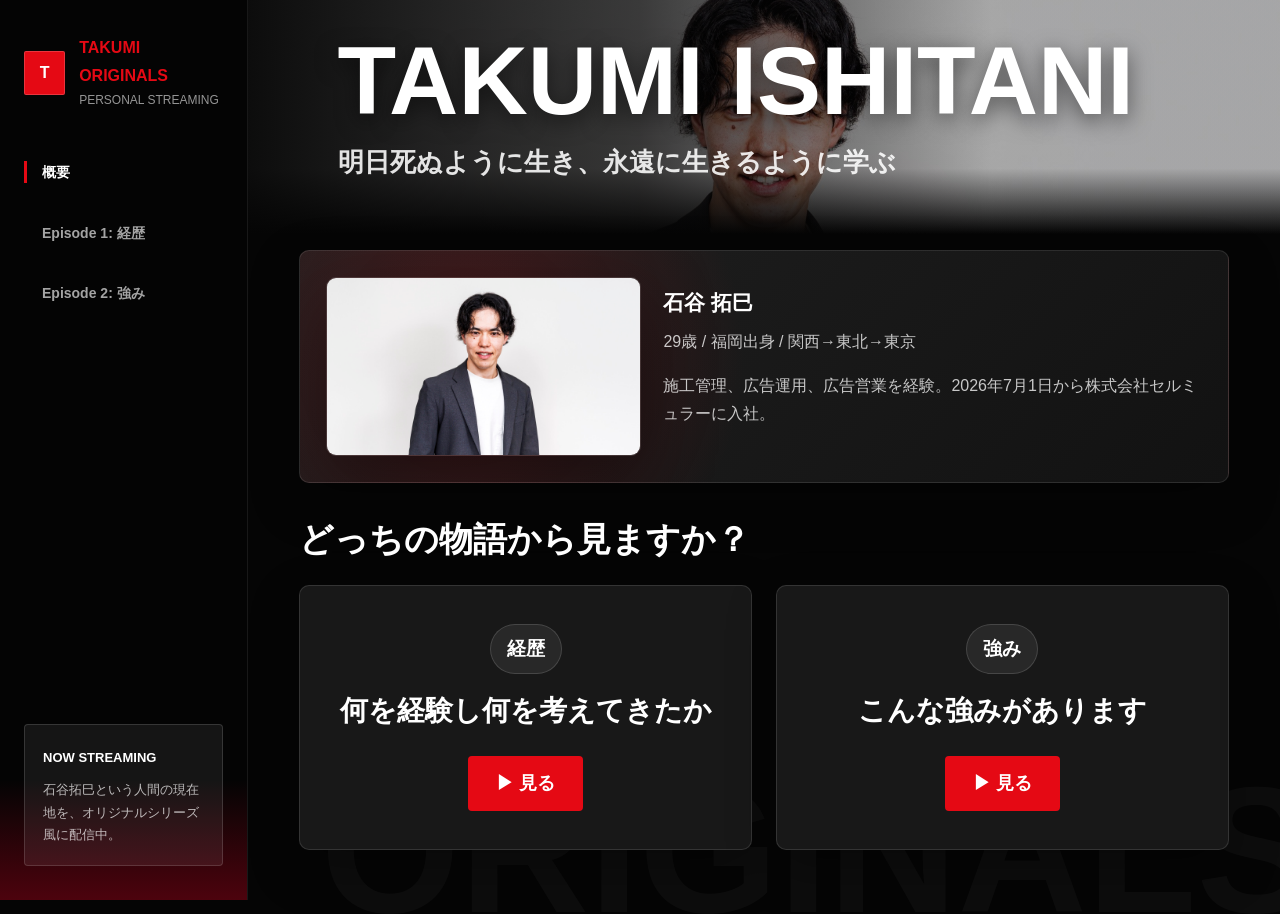
<file: index.html>
<!DOCTYPE html>
<html lang="ja">
<head>
  <!-- Google Tag Manager -->
<script>(function(w,d,s,l,i){w[l]=w[l]||[];w[l].push({'gtm.start':
  new Date().getTime(),event:'gtm.js'});var f=d.getElementsByTagName(s)[0],
  j=d.createElement(s),dl=l!='dataLayer'?'&l='+l:'';j.async=true;j.src=
  'https://www.googletagmanager.com/gtm.js?id='+i+dl;f.parentNode.insertBefore(j,f);
  })(window,document,'script','dataLayer','GTM-TKK2R5Q6');</script>
  <!-- End Google Tag Manager -->
  <meta charset="UTF-8">
  <meta name="viewport" content="width=device-width, initial-scale=1.0">
  <title>Takumi Originals | 石谷 拓巳</title>
  <link rel="icon" type="image/svg+xml" href="assets/images/favicon.svg">
  <link rel="preload" href="assets/audio/nouveau-jingle-netflix.mp3" as="audio" type="audio/mpeg">
  <link rel="stylesheet" href="css/style.css">
</head>
<body>
  <!-- Google Tag Manager (noscript) -->
<noscript><iframe src="https://www.googletagmanager.com/ns.html?id=GTM-TKK2R5Q6"
  height="0" width="0" style="display:none;visibility:hidden"></iframe></noscript>
  <!-- End Google Tag Manager (noscript) -->
  <div class="intro-splash is-waiting">
    <span>T</span>
    <button class="intro-start" type="button" aria-label="イントロを再生する" data-click-area="intro" data-click-name="play_intro" data-click-label="イントロを再生する">
      <span class="intro-start-icon" aria-hidden="true"></span>
    </button>
  </div>

  <button class="menu-toggle" type="button" aria-label="メニューを開く" aria-expanded="false" data-click-area="menu" data-click-name="open_menu" data-click-label="メニューを開く">
    <span></span>
    <span></span>
    <span></span>
  </button>

  <aside class="sidebar" aria-label="サイト内メニュー">
    <a class="brand" href="index.html" data-click-area="global_nav" data-click-name="brand_home" data-click-label="ブランドロゴ">
      <span class="brand-icon">T</span>
      <span>
        <strong>TAKUMI ORIGINALS</strong>
        <small>PERSONAL STREAMING</small>
      </span>
    </a>

    <nav class="nav">
      <a class="nav-link nav-link--overview active" href="index.html" data-nav-item="overview" data-click-area="global_nav" data-click-name="overview" data-click-label="概要">概要</a>
      <a class="nav-link nav-link--episode1" href="growth.html" data-nav-item="episode1" data-click-area="global_nav" data-click-name="episode1_history" data-click-label="Episode 1: 経歴">Episode 1: 経歴</a>
      <a class="nav-link nav-link--strengths" href="strengths.html" data-nav-item="strengths" data-click-area="global_nav" data-click-name="episode2_strengths" data-click-label="Episode 2: 強み">Episode 2: 強み</a>
      <a class="nav-link nav-link--goals is-gated" href="goals.html" data-nav-item="goals" data-click-area="global_nav" data-click-name="episode3_goals" data-click-label="Episode 3: 目標">Episode 3: 目標</a>
    </nav>

    <div class="sidebar-note">
      <strong>Now Streaming</strong>
      <p>石谷拓巳という人間の現在地を、オリジナルシリーズ風に配信中。</p>
    </div>
  </aside>

  <main class="page">
    <header class="page-header home-hero reveal">
      <h1>TAKUMI ISHITANI</h1>
      <div class="hero-copy-row">
        <p>明日死ぬように生き、永遠に生きるように学ぶ</p>
      </div>
    </header>

    <section class="grid reveal">
      <article class="card profile-card">
        <img src="assets/images/profile-photo.jpg" alt="石谷拓巳のプロフィール写真">
        <div>
          <h2>石谷 拓巳</h2>
          <p>29歳 / 福岡出身 / 関西→東北→東京</p>
          <p>施工管理、広告運用、広告営業を経験。2026年7月1日から株式会社セルミュラーに入社。</p>
        </div>
      </article>
    </section>

    <section class="entry-fork reveal" aria-label="どこから見るか選ぶ">
      <h2 class="entry-fork__title">どっちの物語から見ますか？</h2>
      <div class="entry-fork__cards">
        <a class="entry-card" href="growth.html" data-entry-choice="history" data-click-area="entry_fork" data-click-name="history" data-click-label="経歴">
          <span class="entry-card__sub">経歴</span>
          <span class="entry-card__label">何を経験し何を考えてきたか</span>
          <span class="entry-card__cta">▶ 見る</span>
        </a>
        <a class="entry-card" href="strengths.html" data-entry-choice="strengths" data-click-area="entry_fork" data-click-name="strengths" data-click-label="強み">
          <span class="entry-card__sub">強み</span>
          <span class="entry-card__label">こんな強みがあります</span>
          <span class="entry-card__cta">▶ 見る</span>
        </a>
      </div>
    </section>
  </main>

  <script src="js/script.js"></script>
</body>
</html>
</file>
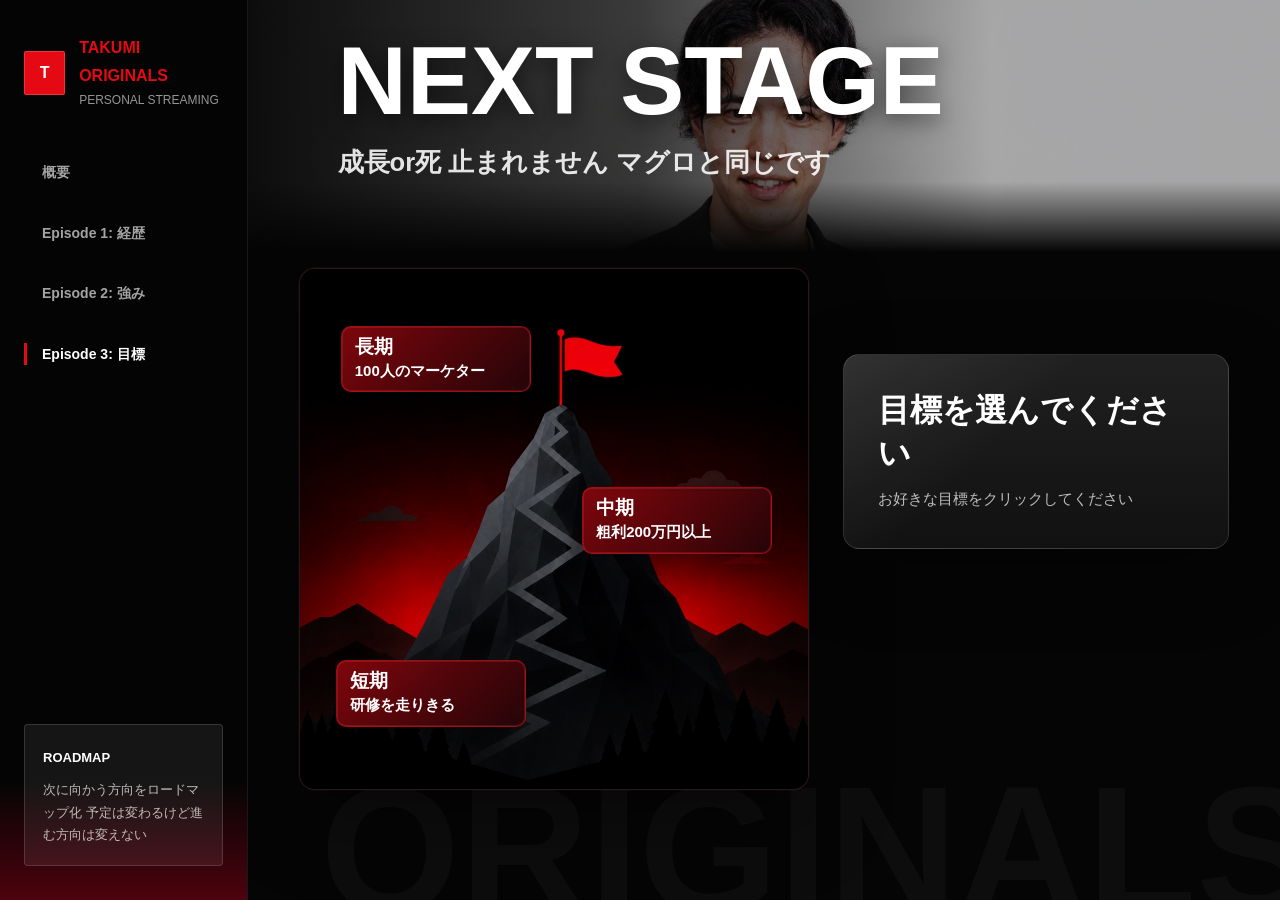
<file: goals.html>
<!DOCTYPE html>
<html lang="ja">
<head>
  <!-- Google Tag Manager -->
  <script>(function(w,d,s,l,i){w[l]=w[l]||[];w[l].push({'gtm.start':
  new Date().getTime(),event:'gtm.js'});var f=d.getElementsByTagName(s)[0],
  j=d.createElement(s),dl=l!='dataLayer'?'&l='+l:'';j.async=true;j.src=
  'https://www.googletagmanager.com/gtm.js?id='+i+dl;f.parentNode.insertBefore(j,f);
  })(window,document,'script','dataLayer','GTM-TKK2R5Q6');</script>
  <!-- End Google Tag Manager -->
  <meta charset="UTF-8">
  <meta name="viewport" content="width=device-width, initial-scale=1.0">
  <title>Future Goals | Takumi Ishitani</title>
  <link rel="icon" type="image/svg+xml" href="assets/images/favicon.svg">
  <link rel="stylesheet" href="css/style.css">
</head>
<body>
  <!-- Google Tag Manager (noscript) -->
  <noscript><iframe src="https://www.googletagmanager.com/ns.html?id=GTM-TKK2R5Q6"
  height="0" width="0" style="display:none;visibility:hidden"></iframe></noscript>
  <!-- End Google Tag Manager (noscript) -->
  <button class="menu-toggle" type="button" aria-label="メニューを開く" aria-expanded="false" data-click-area="menu" data-click-name="open_menu" data-click-label="メニューを開く">
    <span></span><span></span><span></span>
  </button>

  <aside class="sidebar" aria-label="サイト内メニュー">
    <a class="brand" href="index.html" data-click-area="global_nav" data-click-name="brand_home" data-click-label="ブランドロゴ">
      <span class="brand-icon">T</span>
      <span><strong>TAKUMI ORIGINALS</strong><small>PERSONAL STREAMING</small></span>
    </a>
    <nav class="nav">
      <a class="nav-link nav-link--overview" href="index.html" data-nav-item="overview" data-click-area="global_nav" data-click-name="overview" data-click-label="概要">概要</a>
      <a class="nav-link nav-link--episode1" href="growth.html" data-nav-item="episode1" data-click-area="global_nav" data-click-name="episode1_history" data-click-label="Episode 1: 経歴">Episode 1: 経歴</a>
      <a class="nav-link nav-link--strengths" href="strengths.html" data-nav-item="strengths" data-click-area="global_nav" data-click-name="episode2_strengths" data-click-label="Episode 2: 強み">Episode 2: 強み</a>
      <a class="nav-link nav-link--goals is-gated active" href="goals.html" data-nav-item="goals" data-click-area="global_nav" data-click-name="episode3_goals" data-click-label="Episode 3: 目標">Episode 3: 目標</a>
    </nav>
    <div class="sidebar-note">
      <strong>Roadmap</strong>
      <p>次に向かう方向をロードマップ化 予定は変わるけど進む方向は変えない</p>
    </div>
  </aside>

  <main class="page">
    <header class="page-header reveal">
      <h1>NEXT STAGE</h1>
      <p>成長or死 止まれません マグロと同じです</p>
    </header>

    <section class="roadmap roadmap--single reveal">
      <div class="goal-mountain" aria-label="短期・中期・長期目標の山">
        <img class="goal-mountain__img" src="assets/images/goal-long.jpg" alt="頂上に赤い旗が立つ山">
        <span class="goal-mountain__flag" aria-hidden="true"></span>

        <button type="button" class="goal-stage goal-stage--short" data-stage="short" data-click-area="goals" data-click-name="short" data-click-label="短期" aria-expanded="false" aria-controls="goal-panel-short">
          <span>短期</span>
          <strong>研修を走りきる</strong>
        </button>
        <button type="button" class="goal-stage goal-stage--middle" data-stage="middle" data-click-area="goals" data-click-name="middle" data-click-label="中期" aria-expanded="false" aria-controls="goal-panel-middle">
          <span>中期</span>
          <strong>粗利200万円以上</strong>
        </button>
        <button type="button" class="goal-stage goal-stage--long" data-stage="long" data-click-area="goals" data-click-name="long" data-click-label="長期" aria-expanded="false" aria-controls="goal-panel-long">
          <span>長期</span>
          <strong>100人のマーケター</strong>
        </button>
      </div>

      <div class="goal-stage-panels">
        <div class="goal-stage-placeholder" data-stage-placeholder>
          <strong>目標を選んでください</strong>
          <p>
            <span class="goal-stage-placeholder__desktop">お好きな目標をクリックしてください</span>
            <span class="goal-stage-placeholder__mobile">お好きな目標をタップしてください</span>
          </p>
        </div>

        <article class="goal-stage-panel" id="goal-panel-short" data-stage-panel="short" hidden>
          <span class="goal-stage-panel__term">短期</span>
          <strong class="goal-stage-panel__lead">研修を走りきる</strong>
          <p>まずは1ヶ月半の研修を走りきる</p>
          <p>テクニック・専門スキル・マインド・ビジネスマナーを身につけ利益を生み出せるマーケティングコンサルタントになる</p>
        </article>

        <article class="goal-stage-panel" id="goal-panel-middle" data-stage-panel="middle" hidden>
          <span class="goal-stage-panel__term">中期</span>
          <strong class="goal-stage-panel__lead">粗利200万円以上</strong>
          <p>単月200万円以上の粗利を出す</p>
          <p>1人でクライアントの課題を特定し最適解の改善案を提案し成果に向けて伴走できるようになる</p>
        </article>

        <article class="goal-stage-panel" id="goal-panel-long" data-stage-panel="long" hidden>
          <span class="goal-stage-panel__term">長期</span>
          <strong class="goal-stage-panel__lead">100人のマーケター</strong>
          <p>人生つらい人 くすぶってる人 悩んでる人を救いたい</p>
          <p>その答えが「もっと実力をつけて自分を起点に100人の本物のマーケターを輩出する」こと</p>
          <p>理想の死に方は95歳でボケずに現役バリバリ健康マッチョな状態でぽっくり逝くこと</p>
          <p>「昨日まで元気だったのにな」と言われながら多くの人から死を惜しまれる</p>
        </article>
      </div>
    </section>

  </main>

  <script src="js/script.js"></script>
</body>
</html>
</file>
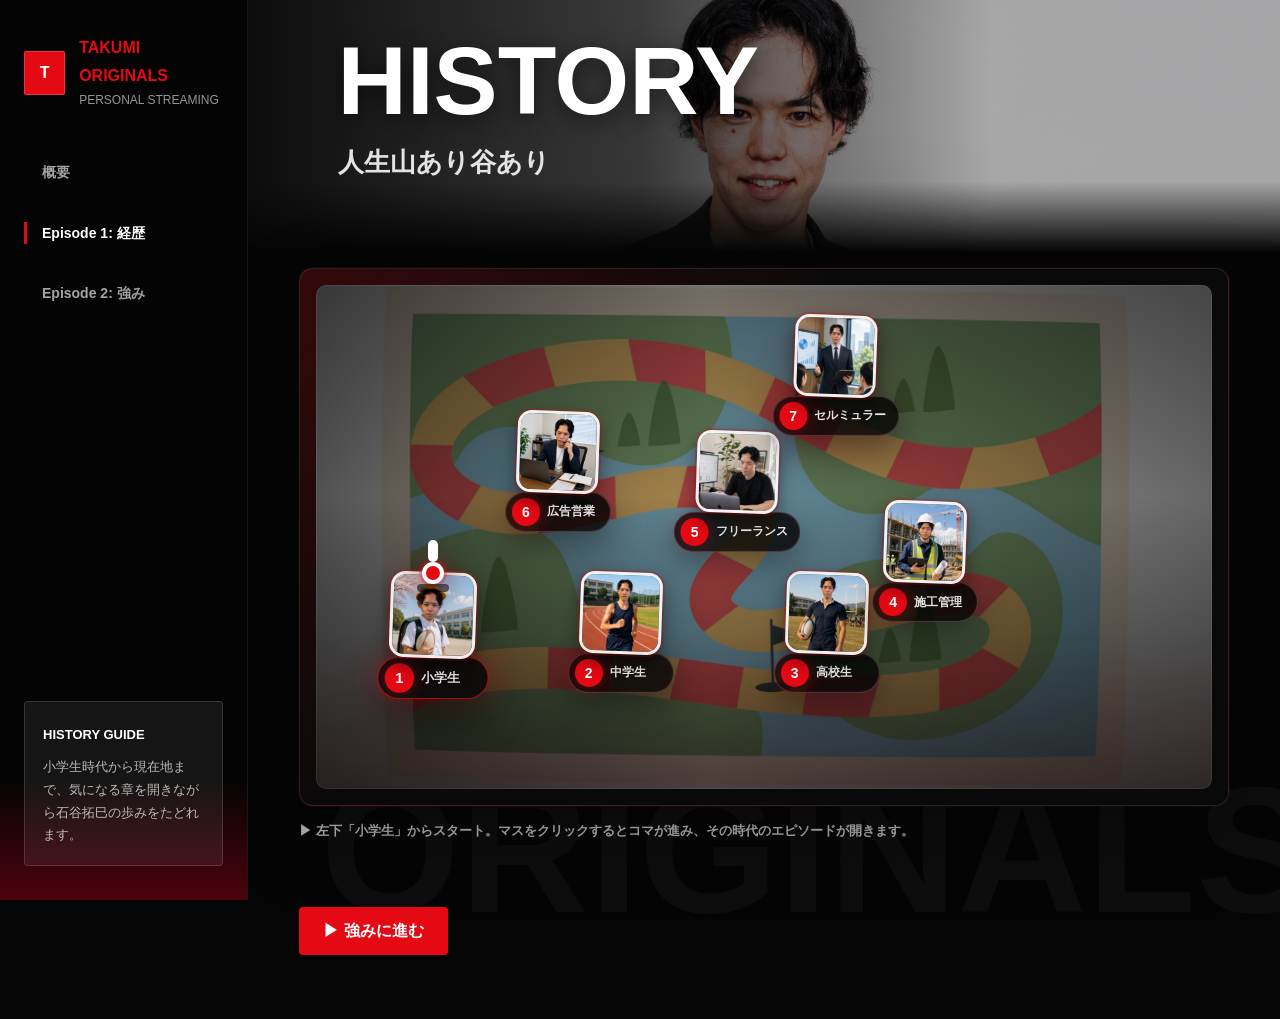
<file: growth.html>
<!DOCTYPE html>
<html lang="ja">
<head>
  <!-- Google Tag Manager -->
  <script>(function(w,d,s,l,i){w[l]=w[l]||[];w[l].push({'gtm.start':
  new Date().getTime(),event:'gtm.js'});var f=d.getElementsByTagName(s)[0],
  j=d.createElement(s),dl=l!='dataLayer'?'&l='+l:'';j.async=true;j.src=
  'https://www.googletagmanager.com/gtm.js?id='+i+dl;f.parentNode.insertBefore(j,f);
  })(window,document,'script','dataLayer','GTM-TKK2R5Q6');</script>
  <!-- End Google Tag Manager -->
  <meta charset="UTF-8">
  <meta name="viewport" content="width=device-width, initial-scale=1.0">
  <title>The Journey So Far | Takumi Ishitani</title>
  <link rel="icon" type="image/svg+xml" href="assets/images/favicon.svg">
  <link rel="stylesheet" href="css/style.css">
</head>
<body>
  <!-- Google Tag Manager (noscript) -->
  <noscript><iframe src="https://www.googletagmanager.com/ns.html?id=GTM-TKK2R5Q6"
  height="0" width="0" style="display:none;visibility:hidden"></iframe></noscript>
  <!-- End Google Tag Manager (noscript) -->
  <button class="menu-toggle" type="button" aria-label="メニューを開く" aria-expanded="false" data-click-area="menu" data-click-name="open_menu" data-click-label="メニューを開く">
    <span></span><span></span><span></span>
  </button>

  <aside class="sidebar" aria-label="サイト内メニュー">
    <a class="brand" href="index.html" data-click-area="global_nav" data-click-name="brand_home" data-click-label="ブランドロゴ">
      <span class="brand-icon">T</span>
      <span><strong>TAKUMI ORIGINALS</strong><small>PERSONAL STREAMING</small></span>
    </a>
    <nav class="nav">
      <a class="nav-link nav-link--overview" href="index.html" data-nav-item="overview" data-click-area="global_nav" data-click-name="overview" data-click-label="概要">概要</a>
      <a class="nav-link nav-link--episode1 active" href="growth.html" data-nav-item="episode1" data-click-area="global_nav" data-click-name="episode1_history" data-click-label="Episode 1: 経歴">Episode 1: 経歴</a>
      <a class="nav-link nav-link--strengths" href="strengths.html" data-nav-item="strengths" data-click-area="global_nav" data-click-name="episode2_strengths" data-click-label="Episode 2: 強み">Episode 2: 強み</a>
      <a class="nav-link nav-link--goals is-gated" href="goals.html" data-nav-item="goals" data-click-area="global_nav" data-click-name="episode3_goals" data-click-label="Episode 3: 目標">Episode 3: 目標</a>
    </nav>
    <div class="sidebar-note">
      <strong>History Guide</strong>
      <p>小学生時代から現在地まで、気になる章を開きながら石谷拓巳の歩みをたどれます。</p>
    </div>
  </aside>

  <main class="page">
    <header class="page-header reveal">
      <h1>HISTORY</h1>
      <p>人生山あり谷あり</p>
    </header>

    <section class="sugoroku reveal" aria-label="人生ゲーム風ヒストリー">
      <div class="sugoroku__board">
        <div class="history-game" role="img" aria-label="石谷拓巳の経歴すごろく。左下の小学生からスタートし、右上のゴールへ進みます">
          <div class="history-pawn" aria-hidden="true">
            <span></span>
          </div>
          <button class="history-stop is-active" type="button" style="--x: 13%; --y: 78%;" data-log-index="0" data-click-area="history_board" data-click-name="elementary" data-click-label="小学生">
            <strong>1</strong><img src="assets/images/episode-elementary-thumb.jpg" alt=""><span>小学生</span>
          </button>
          <button class="history-stop" type="button" style="--x: 34%; --y: 77%;" data-log-index="1" data-click-area="history_board" data-click-name="middle_school" data-click-label="中学生">
            <strong>2</strong><img src="assets/images/episode-middle-school.jpg" alt=""><span>中学生</span>
          </button>
          <button class="history-stop" type="button" style="--x: 57%; --y: 77%;" data-log-index="2" data-click-area="history_board" data-click-name="high_school" data-click-label="高校生">
            <strong>3</strong><img src="assets/images/episode-high-school.jpg" alt=""><span>高校生</span>
          </button>
          <button class="history-stop" type="button" style="--x: 68%; --y: 63%;" data-log-index="3" data-click-area="history_board" data-click-name="construction_management" data-click-label="施工管理">
            <strong>4</strong><img src="assets/images/episode-construction.jpg" alt=""><span>施工管理</span>
          </button>
          <button class="history-stop" type="button" style="--x: 47%; --y: 49%;" data-log-index="4" data-click-area="history_board" data-click-name="freelance" data-click-label="フリーランス">
            <strong>5</strong><img src="assets/images/episode-freelance.jpg" alt=""><span>フリーランス</span>
          </button>
          <button class="history-stop" type="button" style="--x: 27%; --y: 45%;" data-log-index="5" data-click-area="history_board" data-click-name="ad_sales" data-click-label="広告営業">
            <strong>6</strong><img src="assets/images/episode-sales.jpg" alt=""><span>広告営業</span>
          </button>
          <button class="history-stop history-stop--goal" type="button" style="--x: 58%; --y: 26%;" data-log-index="6" data-click-area="history_board" data-click-name="cellmuller" data-click-label="セルミュラー">
            <strong>7</strong><img src="assets/images/episode-cellmuller.jpg" alt=""><span>セルミュラー</span>
          </button>
        </div>
      </div>
      <p class="sugoroku__hint">▶ 左下「小学生」からスタート。マスをクリックするとコマが進み、その時代のエピソードが開きます。<span class="sugoroku__hint-swipe">盤面は左右にスワイプすると全体が見られます。</span></p>
    </section>

    <section class="timeline is-source" hidden>
      <article class="timeline-item reveal">
        <span></span>
        <details class="card log-card">
          <summary>
            <figure class="log-thumb">
              <img src="assets/images/episode-elementary-thumb.jpg" data-full-src="assets/images/episode-elementary.jpg" alt="小学生時代のイメージ画像">
            </figure>
            <span>
              <strong>小学生</strong>
              <small>内気な少年、ラグビーと出会う</small>
            </span>
            <em>詳しく見る</em>
          </summary>
          <div class="log-detail">
            <div>
              <img class="log-detail-art log-detail-art--exodia" src="assets/images/exodia-cards.png" alt="" aria-hidden="true">
              <p>すごく内気な少年</p>
              <p>小学4年生から産毛が生え始める</p>
              <p>サラサラヘアを卒業し、ここから天パとして生きていくことになる</p>
              <p>当時ハマっていたのは、遊戯王と缶蹴り</p>
              <p>遊戯王では「エグゾディア」という、体のパーツが5枚揃ったら絶対に勝てるデッキを使っていて界隈を無双していた</p>
              <p>しかし、その5枚のエグゾディアが見事に全部盗まれる</p>
              <p>いまだに返ってきていない返してください</p>
              <button class="next-episode" type="button" data-click-area="history_overlay" data-click-name="next_middle_school" data-click-label="中学生に続く">中学生に続く</button>
            </div>
          </div>
        </details>
      </article>
      <article class="timeline-item reveal">
        <span></span>
        <details class="card log-card">
          <summary>
            <figure class="log-thumb">
              <img src="assets/images/episode-middle-school.jpg" alt="中学生時代のイメージ画像">
            </figure>
            <span>
              <strong>中学生</strong>
              <small>理由は不明。でも走り続けた</small>
            </span>
            <em>詳しく見る</em>
          </summary>
          <div class="log-detail">
            <div>
              <p>ラグビー部がなかったため陸上部に入部</p>
              <p>とにかく毎日走り続ける</p>
              <p>長距離を走ってばっかりだったので、めちゃくちゃ細くて体重が軽かった</p>
              <p>今思うとよく続けていたなと思う</p>
              <p>「ただ走るだけなのに何が楽しいの？」とよく聞かれていたけど、僕にもよくわからない</p>
              <p>初めての失恋も経験する</p>
              <p>ショックで心臓に穴が開くかと思った</p>
              <button class="next-episode" type="button" data-click-area="history_overlay" data-click-name="next_high_school" data-click-label="高校生に続く">高校生に続く</button>
            </div>
          </div>
        </details>
      </article>
      <article class="timeline-item reveal">
        <span></span>
        <details class="card log-card">
          <summary>
            <figure class="log-thumb">
              <img src="assets/images/episode-high-school.jpg" alt="高校生時代のイメージ画像">
            </figure>
            <span>
              <strong>高校生</strong>
              <small>ラグビーと就職、勢いで進む</small>
            </span>
            <em>詳しく見る</em>
          </summary>
          <div class="log-detail">
            <div>
              <p>ラグビー部があったため入部</p>
              <p>ほのかに昭和が残る学校だったため、入部してすぐに毎年恒例らしい「シメ会」というものがある</p>
              <p>内容は2年生にシメられるというもの（内容は割愛）</p>
              <p>怖すぎてちびりそうになる</p>
              <p>ラグビーはとにかく体格勝負だったけど、なかなか太れなくて苦労した</p>
              <p>練習の中で特にきつかったのが「食トレ」</p>
              <p>今も毎日ご飯を3合くらいは食べているけど太らない</p>
              <p>そんなこんなで進路を決めなければいけない時期になり「どうせ働くなら早いほうがよくない？」という安直な考えで就職</p>
              <button class="next-episode" type="button" data-click-area="history_overlay" data-click-name="next_construction_management" data-click-label="施工管理に続く">施工管理に続く</button>
            </div>
          </div>
        </details>
      </article>
      <article class="timeline-item reveal">
        <span></span>
        <details class="card log-card">
          <summary>
            <figure class="log-thumb">
              <img src="assets/images/episode-construction.jpg" alt="施工管理時代のイメージ画像">
            </figure>
            <span>
              <strong>施工管理</strong>
              <small>泥臭くがんばった</small>
            </span>
            <em>詳しく見る</em>
          </summary>
          <div class="log-detail">
            <div>
              <p>最初はまったく仕事ができなかった</p>
              <p>年下に指示されることが気に食わない人も多く、厳しい現場では毎日怒られていた</p>
              <p>同期の中でもたぶん一番仕事ができなかった</p>
              <p>働く環境は今思うとかなり劣悪だった気がする</p>
              <p>早出残業は当たり前で1ヶ月に180時間くらい残業したこともあった</p>
              <p>1ヶ月まるまる休みがない月もあった</p>
              <p>毎日のように怒号が飛び交っていた</p>
              <p>会議では僕の目の前でパイプ椅子が宙を舞ったこともあった</p>
              <p>こんな環境でもしばらく経つと「あれ？なんか通用するようになってきた？」という感覚が出てきて、いつの間にか仕事ができるやつになっていた</p>
              <p>差をつけられていた同期もいつの間にか追い抜いていた</p>
              <p>同時に調子にも乗り始め、5歳くらい年上の先輩に偉そうに指導したりする</p>
              <p>今思うと大人げなかったなと反省</p>
              <button class="next-episode" type="button" data-click-area="history_overlay" data-click-name="next_freelance" data-click-label="フリーランスに続く">フリーランスに続く</button>
            </div>
          </div>
        </details>
      </article>
      <article class="timeline-item reveal">
        <span></span>
        <details class="card log-card">
          <summary>
            <figure class="log-thumb">
              <img src="assets/images/episode-freelance.jpg" alt="フリーランス時代のイメージ画像">
            </figure>
            <span>
              <strong>フリーランス</strong>
              <small>地獄。でも鍛えられた</small>
            </span>
            <em>詳しく見る</em>
          </summary>
          <div class="log-detail">
            <div>
              <p>Meta広告の運用やLINEの構築を行う</p>
              <p>この時期をオブラートに包んで言うと「地獄」</p>
              <p>未経験で広告の「こ」の字も知らない状態で飛び込む</p>
              <p>「Meta広告学んでみる？」と言われ「学ばせてください」と返事をした翌週には東京の家を引き払って大阪に引っ越す</p>
              <p>広告を教えてもらいながら働くという名目で大阪に行ったものの、求められるレベルが高すぎたことに加え本当にいろいろあり心身共に人生で一番のどん底を経験する</p>
              <p>人生最悪の期間だったけど、この時期に自分は成長することでしか抜け出せないと実感した</p>
              <p>できなかったことができるようになったり知識が増えると視点が変わり人生の選択肢が増える</p>
              <p>苦しんでいる人に知識や道しるべを渡せる人間になりたいなあと思うようになった</p>
              <button class="next-episode" type="button" data-click-area="history_overlay" data-click-name="next_ad_sales" data-click-label="広告営業に続く">広告営業に続く</button>
            </div>
          </div>
        </details>
      </article>
      <article class="timeline-item reveal">
        <span></span>
        <details class="card log-card">
          <summary>
            <figure class="log-thumb">
              <img src="assets/images/episode-sales.jpg" alt="広告営業時代のイメージ画像">
            </figure>
            <span>
              <strong>広告営業</strong>
              <small>広告だけでは解けない課題に気づく</small>
            </span>
            <em>詳しく見る</em>
          </summary>
          <div class="log-detail">
            <div>
              <p>業務委託でのつながりをきっかけに広告代理店へ就職</p>
              <p>案件を取ったりクライアントと話したりする中で「このお客さんに本当に必要なのはWeb広告なのか？」と疑問を持つようになる</p>
              <p>広告だけでは解決できない課題もあると感じ、広告以外の手段も含めてお客様の商品・サービスの売上を伸ばせる、本当の意味で価値提供ができる人材になりたいと思い転職</p>
              <button class="next-episode" type="button" data-click-area="history_overlay" data-click-name="next_cellmuller" data-click-label="株式会社セルミュラーに続く">株式会社セルミュラーに続く</button>
            </div>
          </div>
        </details>
      </article>
      <article class="timeline-item reveal">
        <span></span>
        <details class="card log-card">
          <summary>
            <figure class="log-thumb">
              <img src="assets/images/episode-cellmuller.jpg" alt="株式会社セルミュラー入社後のイメージ画像">
            </figure>
            <span>
              <strong>株式会社セルミュラー</strong>
              <small>次のステージはここから始まる</small>
            </span>
            <em>詳しく見る</em>
          </summary>
          <div class="log-detail">
            <div>
              <p>2026年7月1日から株式会社セルミュラーに入社</p>
              <button class="next-episode" type="button" data-click-area="history_overlay" data-click-name="history_overlay_to_strengths" data-click-label="強みに進む">強みに進む</button>
            </div>
          </div>
        </details>
      </article>
    </section>

    <nav class="episode-nav episode-nav-bottom reveal" aria-label="ページ送り">
      <a href="strengths.html" data-click-area="episode_nav" data-click-name="history_to_strengths" data-click-label="強みに進む">▶ 強みに進む</a>
    </nav>
  </main>

  <script src="js/script.js"></script>
</body>
</html>
</file>
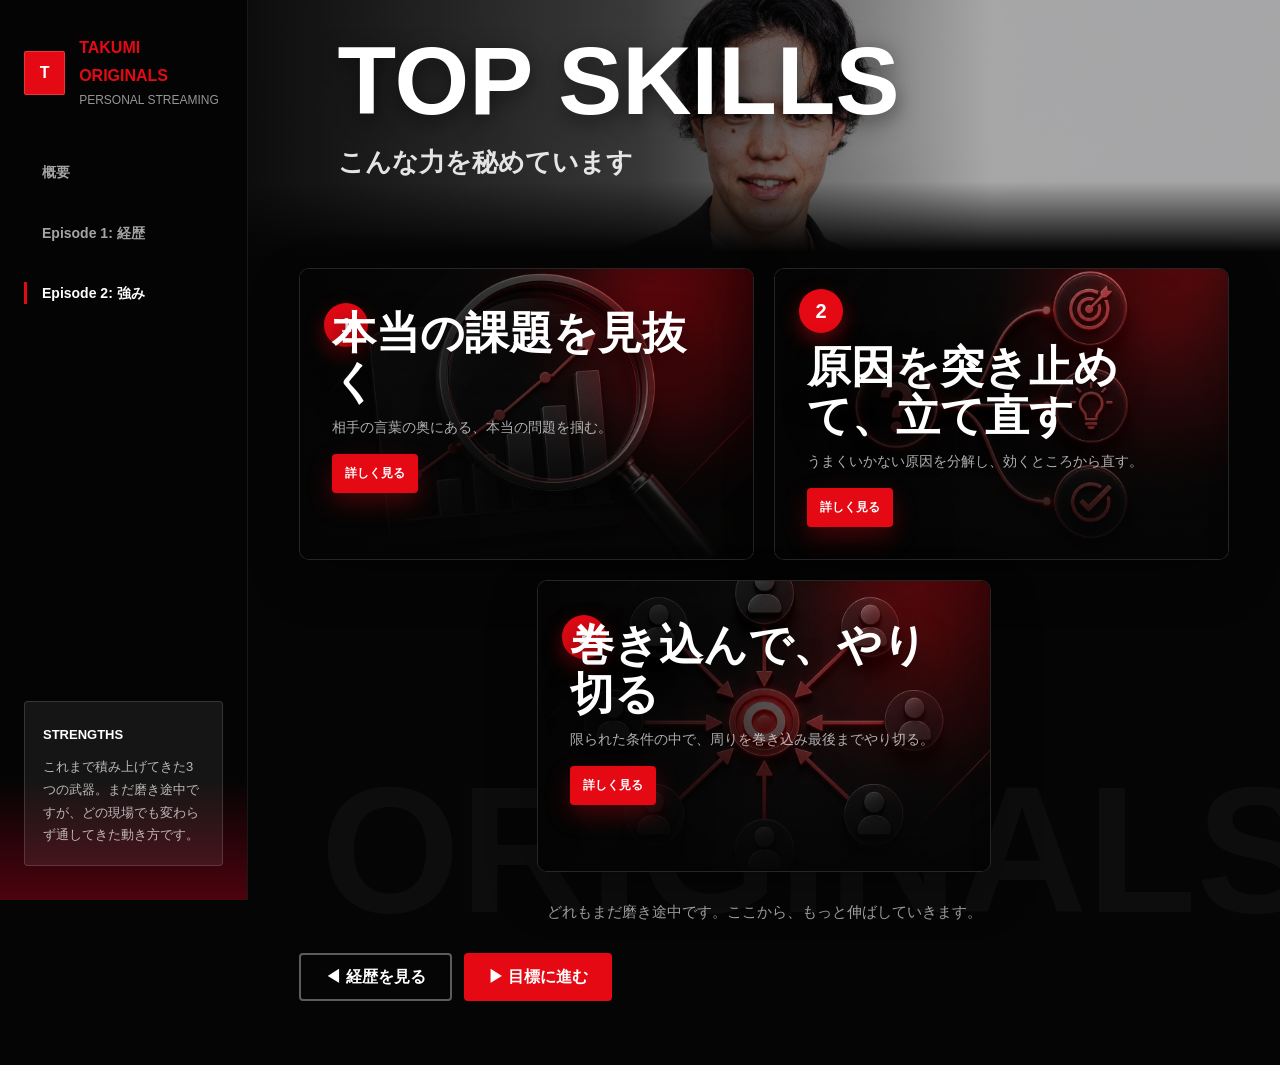
<file: strengths.html>
<!DOCTYPE html>
<html lang="ja">
<head>
  <!-- Google Tag Manager -->
  <script>(function(w,d,s,l,i){w[l]=w[l]||[];w[l].push({'gtm.start':
  new Date().getTime(),event:'gtm.js'});var f=d.getElementsByTagName(s)[0],
  j=d.createElement(s),dl=l!='dataLayer'?'&l='+l:'';j.async=true;j.src=
  'https://www.googletagmanager.com/gtm.js?id='+i+dl;f.parentNode.insertBefore(j,f);
  })(window,document,'script','dataLayer','GTM-TKK2R5Q6');</script>
  <!-- End Google Tag Manager -->
  <meta charset="UTF-8">
  <meta name="viewport" content="width=device-width, initial-scale=1.0">
  <title>Strengths | Takumi Ishitani</title>
  <link rel="icon" type="image/svg+xml" href="assets/images/favicon.svg">
  <link rel="stylesheet" href="css/style.css">
</head>
<body>
  <!-- Google Tag Manager (noscript) -->
  <noscript><iframe src="https://www.googletagmanager.com/ns.html?id=GTM-TKK2R5Q6"
  height="0" width="0" style="display:none;visibility:hidden"></iframe></noscript>
  <!-- End Google Tag Manager (noscript) -->
  <button class="menu-toggle" type="button" aria-label="メニューを開く" aria-expanded="false" data-click-area="menu" data-click-name="open_menu" data-click-label="メニューを開く">
    <span></span><span></span><span></span>
  </button>

  <aside class="sidebar" aria-label="サイト内メニュー">
    <a class="brand" href="index.html" data-click-area="global_nav" data-click-name="brand_home" data-click-label="ブランドロゴ">
      <span class="brand-icon">T</span>
      <span><strong>TAKUMI ORIGINALS</strong><small>PERSONAL STREAMING</small></span>
    </a>
    <nav class="nav">
      <a class="nav-link nav-link--overview" href="index.html" data-nav-item="overview" data-click-area="global_nav" data-click-name="overview" data-click-label="概要">概要</a>
      <a class="nav-link nav-link--episode1" href="growth.html" data-nav-item="episode1" data-click-area="global_nav" data-click-name="episode1_history" data-click-label="Episode 1: 経歴">Episode 1: 経歴</a>
      <a class="nav-link nav-link--strengths active" href="strengths.html" data-nav-item="strengths" data-click-area="global_nav" data-click-name="episode2_strengths" data-click-label="Episode 2: 強み">Episode 2: 強み</a>
      <a class="nav-link nav-link--goals is-gated" href="goals.html" data-nav-item="goals" data-click-area="global_nav" data-click-name="episode3_goals" data-click-label="Episode 3: 目標">Episode 3: 目標</a>
    </nav>
    <div class="sidebar-note">
      <strong>Strengths</strong>
      <p>これまで積み上げてきた3つの武器。まだ磨き途中ですが、どの現場でも変わらず通してきた動き方です。</p>
    </div>
  </aside>

  <main class="page">
    <header class="page-header reveal">
      <h1>TOP SKILLS</h1>
      <p>こんな力を秘めています</p>
    </header>

    <section class="skill-stack">
      <details class="card skill-block reveal">
        <summary class="skill-visual" data-click-area="strengths" data-click-name="problem_detection" data-click-label="本当の課題を見抜く">
          <img class="skill-image" src="assets/images/skill-analysis.jpg" alt="本当の課題を見抜く力を表すイメージ">
          <span class="skill-num">1</span>
          <span class="skill-copy">
            <strong>本当の課題を見抜く</strong>
            <small>相手の言葉の奥にある、本当の問題を掴む。</small>
            <em>詳しく見る</em>
          </span>
        </summary>
        <div class="skill-body">
          <p>相手の言葉をそのまま受け取るのではなく、数字と対話の両方から、本当の問題がどこにあるかを見極めてきました。表に出ている要望の奥にある課題を掴むことを大事にしています。</p>
        </div>
      </details>
      <details class="card skill-block reveal">
        <summary class="skill-visual" data-click-area="strengths" data-click-name="root_cause_recovery" data-click-label="原因を突き止めて、立て直す">
          <img class="skill-image" src="assets/images/skill-hypothesis.jpg" alt="原因を突き止めて立て直す力を表すイメージ">
          <span class="skill-num">2</span>
          <span class="skill-copy">
            <strong>原因を突き止めて、立て直す</strong>
            <small>うまくいかない原因を分解し、効くところから直す。</small>
            <em>詳しく見る</em>
          </span>
        </summary>
        <div class="skill-body">
          <p>うまくいかないとき、感覚で動くのではなく、原因を分解して、一番効くところから手を打つことを大事にしてきました。</p>
        </div>
      </details>
      <details class="card skill-block reveal">
        <summary class="skill-visual" data-click-area="strengths" data-click-name="coordination_execution" data-click-label="巻き込んで、やり切る">
          <img class="skill-image" src="assets/images/skill-coordination.jpg" alt="巻き込んでやり切る力を表すイメージ">
          <span class="skill-num">3</span>
          <span class="skill-copy">
            <strong>巻き込んで、やり切る</strong>
            <small>限られた条件の中で、周りを巻き込み最後までやり切る。</small>
            <em>詳しく見る</em>
          </span>
        </summary>
        <div class="skill-body">
          <p>限られた時間と条件の中で、「何を優先すれば間に合うか」を見極めて、ベストな進め方を選んできました。そして一人で抱えず、巻き込んで最後までやり切ってきました。</p>
        </div>
      </details>
    </section>

    <p class="skill-closing reveal">どれもまだ磨き途中です。ここから、もっと伸ばしていきます。</p>

    <nav class="episode-nav episode-nav-bottom reveal" aria-label="ページ送り">
      <a href="growth.html" class="episode-nav__secondary" data-click-area="episode_nav" data-click-name="strengths_to_history" data-click-label="経歴を見る">◀ 経歴を見る</a>
      <a href="goals.html" data-click-area="episode_nav" data-click-name="strengths_to_goals" data-click-label="目標に進む">▶ 目標に進む</a>
    </nav>
  </main>

  <script src="js/script.js"></script>
</body>
</html>
</file>
<file: css/style.css>
:root {
  --black: #08090b;
  --ink: #161719;
  --red: #e60021;
  --red-dark: #b80019;
  --gray: #6d727a;
  --line: #e8e8e8;
  --paper: #ffffff;
  --soft: #f5f5f3;
  --cream: #fff8ef;
  --shadow: 0 18px 42px rgba(8, 9, 11, 0.10);
}

* {
  box-sizing: border-box;
}

body {
  margin: 0;
  color: var(--ink);
  background:
    linear-gradient(90deg, rgba(230, 0, 33, 0.04) 1px, transparent 1px) 0 0 / 72px 72px,
    var(--soft);
  font-family: -apple-system, BlinkMacSystemFont, "Hiragino Sans", "Yu Gothic", "YuGothic", sans-serif;
  line-height: 1.75;
}

body::before {
  content: "ISHITANI";
  position: fixed;
  right: -36px;
  bottom: -40px;
  color: rgba(8, 9, 11, 0.035);
  font-size: clamp(72px, 14vw, 210px);
  font-weight: 900;
  line-height: 1;
  pointer-events: none;
  z-index: 0;
}

.intro-splash {
  position: fixed;
  inset: 0;
  z-index: 999;
  display: flex;
  align-items: center;
  justify-content: center;
  background: #050505;
  pointer-events: none;
  animation: intro-screen-out 1800ms cubic-bezier(.76, 0, .24, 1) 250ms both;
}

.intro-splash.is-waiting {
  pointer-events: auto;
  cursor: default;
}

.intro-splash.is-waiting,
.intro-splash.is-waiting > span {
  animation-play-state: paused;
}

.intro-splash.is-waiting > span {
  opacity: 0;
  visibility: hidden;
}

.intro-splash:not(.is-waiting) .intro-start {
  opacity: 0;
  pointer-events: none;
}

.intro-splash > span {
  position: relative;
  display: block;
  width: clamp(50px, 7vw, 108px);
  height: clamp(150px, 28vw, 420px);
  color: var(--red);
  background: var(--red);
  font-size: 0;
  text-shadow: 0 0 42px rgba(229, 9, 20, 0.52);
  box-shadow: 0 0 42px rgba(229, 9, 20, 0.52);
  animation: intro-i-drive 1800ms cubic-bezier(.76, 0, .24, 1) 250ms both;
}

.intro-start {
  position: absolute;
  left: 50%;
  top: 50%;
  z-index: 2;
  width: clamp(190px, 24vw, 320px);
  height: clamp(128px, 16vw, 214px);
  border: 0;
  border-radius: 18px;
  padding: 0;
  background:
    linear-gradient(145deg, rgba(255, 255, 255, 0.18) 0 46%, transparent 47%),
    linear-gradient(145deg, #e85353 0 49%, #e50914 50% 100%);
  box-shadow:
    0 20px 52px rgba(0, 0, 0, 0.58),
    0 0 34px rgba(229, 9, 20, 0.36);
  -webkit-tap-highlight-color: transparent;
  appearance: none;
  cursor: pointer;
  user-select: none;
  transform: translate(-50%, -50%);
  transition: transform 180ms ease, box-shadow 180ms ease, filter 180ms ease, opacity 180ms ease;
}

.intro-start::before {
  content: none;
}

.intro-start-icon {
  position: absolute;
  left: 52%;
  top: 50%;
  width: 0;
  height: 0;
  border-top: clamp(28px, 3.4vw, 46px) solid transparent;
  border-bottom: clamp(28px, 3.4vw, 46px) solid transparent;
  border-left: clamp(44px, 5.4vw, 72px) solid #fff;
  filter: drop-shadow(0 0 10px rgba(255, 255, 255, 0.24));
  transform: translate(-50%, -50%);
}

.intro-start:hover {
  transform: translate(-50%, -50%) scale(1.06);
  filter: brightness(1.08);
}

.intro-start:active {
  transform: translate(-50%, -50%) scale(0.99);
}

.intro-start:focus-visible {
  outline: none;
  box-shadow:
    0 20px 52px rgba(0, 0, 0, 0.58),
    0 0 34px rgba(229, 9, 20, 0.36),
    0 0 0 3px rgba(255, 255, 255, 0.72);
}

.intro-splash > span::before,
.intro-splash > span::after {
  content: "";
  position: absolute;
  left: 50%;
  width: clamp(170px, 24vw, 360px);
  height: clamp(46px, 7vw, 104px);
  background: var(--red);
  box-shadow: 0 0 42px rgba(229, 9, 20, 0.42);
  transform: translateX(-50%);
}

.intro-splash > span::before {
  top: 0;
}

.intro-splash > span::after {
  display: none;
}

.intro-splash.is-finished {
  display: none;
}

@keyframes intro-i-drive {
  0% {
    opacity: 0;
    transform: scale(0.72);
    filter: blur(10px);
  }
  18% {
    opacity: 1;
    transform: scale(1);
    filter: blur(0);
  }
  56% {
    opacity: 1;
    transform: scale(1.08);
  }
  100% {
    opacity: 0;
    transform: scale(7.8);
  }
}

@keyframes intro-screen-out {
  0%,
  62% {
    opacity: 1;
  }
  100% {
    opacity: 0;
    visibility: hidden;
  }
}

a {
  color: inherit;
  text-decoration: none;
}

.sidebar {
  position: fixed;
  inset: 0 auto 0 0;
  width: 284px;
  padding: 34px 24px;
  color: #fff;
  background: var(--black);
  display: flex;
  flex-direction: column;
  gap: 34px;
  z-index: 20;
  overflow-y: auto;
}

.sidebar::after {
  content: "";
  position: absolute;
  inset: auto 0 0;
  height: 120px;
  background: linear-gradient(0deg, rgba(230, 0, 33, 0.32), transparent);
  pointer-events: none;
}

.brand {
  position: relative;
  display: flex;
  gap: 14px;
  align-items: center;
  z-index: 1;
}

.brand-icon {
  width: 44px;
  height: 44px;
  display: grid;
  place-items: center;
  border: 1px solid rgba(255, 255, 255, 0.18);
  border-radius: 4px;
  background: var(--red);
  font-weight: 900;
}

.brand strong,
.brand small {
  display: block;
}

.brand strong {
  font-size: 15px;
  letter-spacing: 0;
}

.brand small {
  color: rgba(255, 255, 255, 0.62);
  font-size: 12px;
}

.nav {
  position: relative;
  display: grid;
  gap: 6px;
  z-index: 1;
}

.nav a {
  position: relative;
  padding: 15px 12px 15px 18px;
  border-bottom: 1px solid rgba(255, 255, 255, 0.12);
  color: rgba(255, 255, 255, 0.72);
  font-size: 13px;
  font-weight: 800;
  letter-spacing: 0;
  text-transform: uppercase;
}

/* 入口(経歴/強み)を通った人にだけ「目標」を表示する。
   入ってきて経歴も強みも押さず離脱した人には出さない（＝興味が無い層は切り捨てる）。
   JS が entry_choice 成立時 or goals 到達時に is-gated を外して表示する。 */
.nav-link--goals.is-gated {
  display: none;
}

.nav a::before {
  content: "";
  position: absolute;
  left: 0;
  top: 50%;
  width: 7px;
  height: 7px;
  background: var(--red);
  transform: translateY(-50%) rotate(45deg);
  opacity: 0;
}

.nav a:hover,
.nav a:focus-visible,
.nav a.active {
  color: #fff;
  outline: none;
}

.nav a:hover::before,
.nav a:focus-visible::before,
.nav a.active::before {
  opacity: 1;
}

.sidebar-note {
  position: relative;
  margin-top: auto;
  padding: 18px;
  border: 1px solid rgba(255, 255, 255, 0.14);
  border-radius: 4px;
  background: rgba(255, 255, 255, 0.06);
  z-index: 1;
}

.sidebar-note strong {
  color: #fff;
  font-size: 13px;
  letter-spacing: 0;
  text-transform: uppercase;
}

.sidebar-note p {
  margin: 8px 0 0;
  color: rgba(255, 255, 255, 0.70);
  font-size: 13px;
  overflow-wrap: anywhere;
}

.page {
  position: relative;
  z-index: 1;
  min-height: 100vh;
  margin-left: 284px;
  padding: 46px clamp(22px, 4vw, 64px) 64px;
}

.page-header {
  position: relative;
  margin-bottom: 34px;
  padding: clamp(34px, 6vw, 76px);
  color: #fff;
  background:
    linear-gradient(135deg, rgba(230, 0, 33, 0.94), rgba(8, 9, 11, 0.95)),
    radial-gradient(circle at 80% 18%, rgba(255, 255, 255, 0.28), transparent 34%);
  border-radius: 4px;
  overflow: hidden;
}

.page-header::before {
  content: "";
  position: absolute;
  inset: auto -10% -34% 28%;
  height: 180px;
  border: 22px solid rgba(255, 255, 255, 0.11);
  transform: rotate(-8deg);
}

.page-header::after {
  content: "BETA";
  position: absolute;
  right: 22px;
  bottom: -18px;
  color: rgba(255, 255, 255, 0.12);
  font-size: clamp(58px, 9vw, 140px);
  font-weight: 900;
  line-height: 1;
  white-space: nowrap;
}

.page-header > * {
  position: relative;
  z-index: 1;
}

.eyebrow {
  margin: 0 0 10px;
  color: var(--red);
  font-size: 13px;
  font-weight: 900;
  letter-spacing: 0;
  text-transform: uppercase;
}

.page-header .eyebrow {
  color: #fff;
}

h1,
h2,
p {
  margin-top: 0;
}

h1 {
  margin-bottom: 12px;
  max-width: 820px;
  font-size: clamp(42px, 8vw, 96px);
  font-weight: 900;
  line-height: 0.98;
  letter-spacing: 0;
}

h2 {
  margin-bottom: 10px;
  font-size: 21px;
  line-height: 1.35;
}

p {
  color: var(--gray);
}

.page-header p:not(.eyebrow) {
  max-width: 620px;
  margin-bottom: 0;
  color: rgba(255, 255, 255, 0.86);
  font-size: 18px;
  font-weight: 700;
}

.grid {
  display: grid;
  gap: 18px;
}

.dashboard-grid {
  grid-template-columns: minmax(300px, 2fr) repeat(3, minmax(150px, 1fr));
  margin-bottom: 18px;
}

.card-grid {
  grid-template-columns: repeat(3, minmax(0, 1fr));
  margin-bottom: 18px;
}

.card {
  position: relative;
  padding: 26px;
  border: 1px solid var(--line);
  border-radius: 4px;
  background: var(--paper);
  box-shadow: var(--shadow);
  overflow: hidden;
}

.card::before {
  content: "";
  position: absolute;
  inset: 0;
  border: none;
  border-radius: inherit;
  background: transparent;
  opacity: 0;
  pointer-events: none;
  transform: scale(0.985);
  transform-origin: center;
  transition: opacity 420ms ease, transform 520ms ease;
}

.card.is-visible::before,
.reveal.is-visible .card::before {
  opacity: 1;
  transform: scale(1);
}

.profile-card {
  display: flex;
  gap: 22px;
  align-items: center;
  background: var(--black);
  color: #fff;
}

.profile-card p {
  color: rgba(255, 255, 255, 0.76);
}

.profile-card img {
  width: 104px;
  height: 104px;
  border: 3px solid rgba(255, 255, 255, 0.14);
  border-radius: 50%;
  background: #fff;
  object-fit: cover;
  object-position: 50% 24%;
}

.kpi-card {
  min-height: 178px;
  display: flex;
  flex-direction: column;
  justify-content: space-between;
}

.kpi-card span {
  color: var(--gray);
  font-size: 13px;
  font-weight: 900;
}

.kpi-card strong {
  display: inline-block;
  margin-top: 10px;
  color: var(--red);
  font-size: 58px;
  font-weight: 900;
  line-height: 1;
}

.kpi-card small {
  color: var(--ink);
  font-weight: 900;
}

.section-title {
  margin-bottom: 18px;
}

.section-title h2 {
  font-size: clamp(30px, 5vw, 58px);
  font-weight: 900;
  line-height: 1;
}

.bars {
  display: grid;
  gap: 16px;
}

.bar-row {
  display: grid;
  grid-template-columns: 160px 1fr;
  gap: 18px;
  align-items: center;
  font-weight: 800;
}

.bar {
  height: 12px;
  background: #ececea;
  overflow: hidden;
}

.bar i {
  display: block;
  width: 0;
  height: 100%;
  background: linear-gradient(90deg, var(--red), var(--black));
  transition: width 1000ms cubic-bezier(.2, .8, .2, 1);
}

.is-visible .bar i {
  width: var(--value);
}

.timeline {
  position: relative;
  display: grid;
  gap: 22px;
}

.timeline::before {
  content: "";
  position: absolute;
  top: 16px;
  bottom: 16px;
  left: 14px;
  width: 3px;
  background: var(--black);
}

.timeline-item {
  position: relative;
  display: grid;
  grid-template-columns: 30px 1fr;
  gap: 20px;
}

.timeline-item > span {
  width: 30px;
  height: 30px;
  border: 7px solid var(--paper);
  border-radius: 50%;
  background: var(--red);
  box-shadow: 0 0 0 2px var(--black);
  z-index: 1;
}

.timeline-item .card {
  width: 100%;
}

.timeline-item .card h2 {
  color: var(--red);
  font-size: 26px;
  font-weight: 900;
}

.log-card {
  padding: 0;
}

.log-card summary {
  position: relative;
  display: grid;
  grid-template-columns: 72px 1fr 34px;
  gap: 18px;
  align-items: center;
  min-height: 112px;
  padding: 24px 26px;
  cursor: pointer;
  list-style: none;
}

.log-card summary::-webkit-details-marker {
  display: none;
}

.log-card summary::after {
  content: "+";
  width: 34px;
  height: 34px;
  display: grid;
  place-items: center;
  color: #fff;
  background: var(--black);
  font-size: 24px;
  font-weight: 900;
  line-height: 1;
  transition: transform 240ms ease, background 240ms ease;
}

.log-card[open] summary::after {
  content: "-";
  background: var(--red);
}

.log-card summary:focus-visible {
  outline: 3px solid rgba(230, 0, 33, 0.25);
  outline-offset: -3px;
}

.log-number {
  color: var(--red);
  font-size: 34px;
  font-weight: 900;
  line-height: 1;
}

.log-card summary strong,
.log-card summary small {
  display: block;
}

.log-card summary strong {
  color: var(--ink);
  font-size: clamp(24px, 4vw, 40px);
  font-weight: 900;
  line-height: 1.1;
}

.log-card summary small {
  margin-top: 6px;
  color: var(--gray);
  font-weight: 800;
}

.log-detail {
  display: grid;
  grid-template-columns: minmax(180px, 260px) 1fr;
  gap: 28px;
  padding: 0 26px 30px 116px;
  cursor: pointer;
}

.log-detail img {
  width: 100%;
  aspect-ratio: 4 / 3;
  border: 1px solid var(--line);
  background: var(--paper);
  box-shadow: 0 12px 28px rgba(8, 9, 11, 0.08);
  object-fit: cover;
  object-position: 50% 24%;
}

.log-detail p {
  margin-bottom: 15px;
  max-width: 860px;
  font-size: 15px;
  line-height: 1.9;
}

.log-detail p:last-child {
  margin-bottom: 0;
}

.log-detail div {
  display: grid;
  align-content: center;
}

.roadmap {
  display: grid;
  grid-template-columns: repeat(3, minmax(0, 1fr));
  gap: 18px;
}

.roadmap-card {
  min-height: 260px;
  background: var(--black);
  color: #fff;
}

.roadmap-card:nth-child(2) {
  background: var(--red);
}

.roadmap-card span {
  display: inline-block;
  margin-bottom: 18px;
  color: rgba(255, 255, 255, 0.72);
  font-weight: 900;
  text-transform: uppercase;
}

.roadmap-card h2 {
  font-size: 32px;
  font-weight: 900;
}

.roadmap-card p {
  color: rgba(255, 255, 255, 0.78);
}

.reveal {
  opacity: 0;
  transform: translateY(28px);
  transition: opacity 760ms ease, transform 760ms ease;
}

.reveal.is-visible {
  opacity: 1;
  transform: translateY(0);
}

.menu-toggle {
  display: none;
}

@media (max-width: 1080px) {
  .dashboard-grid {
    grid-template-columns: repeat(3, minmax(0, 1fr));
  }

  .profile-card {
    grid-column: 1 / -1;
  }

  .card-grid {
    grid-template-columns: repeat(2, minmax(0, 1fr));
  }
}

@media (max-width: 980px) {
  .menu-toggle {
    position: fixed;
    top: 16px;
    right: 16px;
    z-index: 40;
    display: grid;
    gap: 5px;
    width: 46px;
    height: 46px;
    padding: 11px;
    border: 0;
    border-radius: 4px;
    background: var(--red);
  }

  .menu-toggle span {
    display: block;
    height: 2px;
    background: #fff;
  }

  .sidebar {
    width: min(84vw, 320px);
    transform: translateX(-100%);
    transition: transform 280ms ease;
  }

  .sidebar.is-open {
    transform: translateX(0);
  }

  .page {
    margin-left: 0;
    padding: 76px 18px 34px;
  }

  .dashboard-grid,
  .card-grid,
  .roadmap {
    grid-template-columns: 1fr;
  }

  .profile-card {
    align-items: flex-start;
  }

  .log-card summary {
    grid-template-columns: 54px 1fr 34px;
  }

  .log-number {
    font-size: 26px;
  }

  .log-detail {
    grid-template-columns: 1fr;
    padding-left: 26px;
  }

  .log-detail img {
    max-width: 360px;
  }
}

@media (max-width: 520px) {
  .page-header {
    padding: 30px 22px 70px;
  }

  h1 {
    font-size: 42px;
  }

  .profile-card {
    display: block;
  }

  .profile-card img {
    margin-bottom: 16px;
  }

  .bar-row {
    grid-template-columns: 1fr;
    gap: 6px;
  }

  .kpi-card strong {
    font-size: 46px;
  }
}

@media (prefers-reduced-motion: reduce) {
  .intro-splash {
    animation-duration: 1ms;
    animation-delay: 0ms;
  }

  .intro-splash > span {
    animation-duration: 1ms;
    animation-delay: 0ms;
  }
}

/* Streaming draft theme */
:root {
  --black: #050505;
  --ink: #f5f5f5;
  --red: #e50914;
  --red-dark: #b20710;
  --gray: #b7b7b7;
  --line: rgba(255, 255, 255, 0.12);
  --paper: #181818;
  --soft: #101010;
  --shadow: 0 24px 70px rgba(0, 0, 0, 0.45);
}

body {
  color: #fff;
  background: #050505;
}

body.goal-overlay-open {
  overflow: hidden;
}

body.goal-overlay-open .page {
  z-index: 90;
}

body.log-overlay-open {
  overflow: hidden;
}

body.log-overlay-open .page {
  z-index: 90;
}

.log-overlay {
  position: fixed;
  inset: clamp(14px, 3vw, 34px);
  z-index: 120;
  display: grid;
  grid-template-columns: minmax(280px, 42%) minmax(0, 1fr);
  grid-template-rows: auto minmax(0, 1fr);
  gap: clamp(22px, 4vw, 54px);
  height: calc(100vh - clamp(28px, 6vw, 68px));
  max-height: calc(100vh - clamp(28px, 6vw, 68px));
  padding: clamp(18px, 3vw, 34px);
  border: none;
  border-radius: 10px;
  background: #080808;
  box-shadow: 0 0 0 999vmax rgba(0, 0, 0, 0.78), 0 34px 120px rgba(229, 9, 20, 0.28), 0 22px 64px rgba(0, 0, 0, 0.70);
  overflow: hidden;
}

.log-overlay[hidden] {
  display: none;
}

.log-overlay-figure {
  grid-column: 1;
  grid-row: 1 / -1;
  height: 100%;
  min-height: 0;
  margin: 0;
  border-radius: 10px;
  background: #0b0b0b;
  box-shadow: 0 28px 90px rgba(0, 0, 0, 0.72);
  overflow: hidden;
}

.log-overlay-figure img {
  width: 100%;
  height: 100%;
  display: block;
  object-fit: cover;
  object-position: center 26%;
  filter: saturate(1.12) contrast(1.08);
}

.log-overlay-figure img[src*="episode-elementary"] {
  object-position: center 30%;
}

.log-overlay-figure img[src*="episode-middle-school"] {
  object-position: center 2%;
}

.log-overlay-figure img[src*="episode-high-school"] {
  object-position: center 2%;
}

.log-overlay-figure img[src*="episode-construction"] {
  object-position: center 2%;
}

.log-overlay-figure img[src*="episode-freelance"] {
  object-position: center 10%;
}

.log-overlay-figure img[src*="episode-sales"] {
  object-position: center 8%;
}

.log-overlay-figure img[src*="episode-cellmuller"] {
  object-position: center 6%;
}

.log-overlay-heading {
  grid-column: 2;
  grid-row: 1;
  align-self: end;
  max-width: 760px;
  padding-right: 58px;
}

.log-overlay-heading strong {
  display: block;
  color: #fff;
  font-size: clamp(42px, 7vw, 92px);
  line-height: 0.98;
}

.log-overlay-heading small {
  display: block;
  max-width: 620px;
  margin-top: 14px;
  color: rgba(255, 255, 255, 0.82);
  font-size: clamp(14px, 1.4vw, 18px);
  font-weight: 900;
  line-height: 1.45;
}

.log-overlay-detail {
  grid-column: 2;
  grid-row: 2;
  align-self: start;
  max-width: 820px;
  min-height: 0;
  height: 100%;
  padding-right: 12px;
  overflow-y: auto;
  position: relative;
  z-index: 1;
}

.log-overlay-detail p {
  margin-bottom: 16px;
  color: rgba(255, 255, 255, 0.82);
  font-size: clamp(15px, 1.35vw, 18px);
  line-height: 1.9;
}

.log-detail-art {
  display: none;
}

.log-overlay .log-detail-art--exodia {
  display: block;
  position: fixed;
  top: clamp(58px, 8vw, 120px);
  right: clamp(34px, 7vw, 120px);
  z-index: 0;
  width: clamp(180px, 24vw, 360px);
  max-width: 34vw;
  opacity: 0.24;
  filter: saturate(0.85) contrast(1.08);
  pointer-events: none;
}

.log-overlay-close {
  position: absolute;
  top: clamp(18px, 3vw, 34px);
  right: clamp(18px, 3vw, 34px);
  z-index: 2;
  width: 42px;
  height: 42px;
  border: 0;
  border-radius: 999px;
  background:
    linear-gradient(45deg, transparent calc(50% - 1px), #fff calc(50% - 1px), #fff calc(50% + 1px), transparent calc(50% + 1px)),
    linear-gradient(-45deg, transparent calc(50% - 1px), #fff calc(50% - 1px), #fff calc(50% + 1px), transparent calc(50% + 1px)),
    rgba(255, 255, 255, 0.18);
  background-position: center;
  background-repeat: no-repeat;
  background-size: 18px 18px, 18px 18px, auto;
  box-shadow: inset 0 0 0 1px rgba(255, 255, 255, 0.14);
  cursor: pointer;
}

body::before {
  content: "ORIGINALS";
  color: rgba(255, 255, 255, 0.035);
}

.sidebar {
  width: 248px;
  background: rgba(5, 5, 5, 0.94);
  border-right: 1px solid rgba(255, 255, 255, 0.08);
}

.brand-icon {
  background: var(--red);
  border-radius: 2px;
}

.brand strong {
  color: var(--red);
  font-size: 16px;
}

.brand small {
  color: rgba(255, 255, 255, 0.58);
}

.nav a {
  border-bottom: 0;
  color: rgba(255, 255, 255, 0.64);
  font-size: 14px;
  text-transform: none;
}

.nav a::before {
  width: 3px;
  height: 22px;
  transform: translateY(-50%);
}

.sidebar-note {
  background: rgba(255, 255, 255, 0.07);
}

.page {
  margin-left: 248px;
  padding: 0 clamp(18px, 4vw, 58px) 64px;
}

.page-header {
  min-height: min(28vh, 320px);
  margin: 0 calc(clamp(18px, 4vw, 58px) * -1) 16px;
  padding: 34px clamp(24px, 7vw, 96px) 30px;
  display: flex;
  flex-direction: column;
  justify-content: flex-start;
  background:
    linear-gradient(90deg, rgba(5, 5, 5, 0.96) 0%, rgba(5, 5, 5, 0.72) 38%, rgba(5, 5, 5, 0.16) 72%),
    linear-gradient(0deg, #050505 0%, rgba(5, 5, 5, 0.18) 28%),
    url("../assets/images/profile-photo.jpg") center 20% / cover no-repeat;
  border-radius: 0;
  box-shadow: none;
}

.home-hero {
  min-height: min(26vh, 300px);
}

.page-header::before,
.page-header::after {
  display: none;
}

.eyebrow {
  color: var(--red);
}

.page-header .eyebrow {
  color: var(--red);
  font-size: 15px;
}

h1 {
  max-width: 980px;
  text-shadow: 0 6px 22px rgba(0, 0, 0, 0.55);
}

p {
  color: var(--gray);
}

.page-header p:not(.eyebrow) {
  color: rgba(255, 255, 255, 0.88);
  font-size: clamp(18px, 2vw, 26px);
  overflow-wrap: anywhere;
}

.hero-copy-row {
  display: flex;
  flex-wrap: wrap;
  gap: 14px 18px;
  align-items: center;
}

.hero-copy-row p {
  margin: 0;
}

.hero-actions {
  display: flex;
  flex-wrap: wrap;
  gap: 12px;
  margin-top: 20px;
}

.home-bottom-action {
  display: none;
  margin-top: 18px;
}

.play-button,
.ghost-button {
  display: inline-flex;
  align-items: center;
  min-height: 48px;
  padding: 0 22px;
  border-radius: 4px;
  font-weight: 900;
}

.play-button {
  color: #fff;
  background: var(--red);
}

.ghost-button {
  color: #fff;
  background: rgba(255, 255, 255, 0.16);
}

.meta-line {
  margin-top: 18px;
  color: rgba(255, 255, 255, 0.72) !important;
  font-size: 14px !important;
}

.episode-nav {
  margin: -4px 0 22px;
}

.episode-nav-bottom {
  margin: 22px 0 0;
  display: flex;
  flex-wrap: wrap;
  gap: 12px;
}

.episode-nav a.episode-nav__secondary {
  background: transparent;
  border: 2px solid rgba(255, 255, 255, 0.35);
}

.episode-nav a.episode-nav__secondary:hover {
  background: rgba(255, 255, 255, 0.1);
  border-color: #fff;
}

.episode-nav a {
  display: inline-flex;
  align-items: center;
  justify-content: center;
  min-height: 48px;
  padding: 0 24px;
  border-radius: 4px;
  color: #fff;
  background: var(--red);
  font-weight: 900;
  transition: background 220ms ease, transform 220ms ease;
}

.episode-nav a:hover {
  background: var(--red-dark);
  transform: translateY(-2px);
}

.card {
  border: 1px solid rgba(255, 255, 255, 0.10);
  border-radius: 10px;
  background: #181818;
  box-shadow: 0 18px 50px rgba(0, 0, 0, 0.32);
}

.card-grid {
  grid-template-columns: repeat(2, minmax(0, 1fr));
}

.skill-deck {
  display: grid;
  grid-template-columns: repeat(2, minmax(0, 1fr));
  align-items: start;
  gap: 18px;
  margin-bottom: 18px;
}

.skill-stack {
  display: grid;
  grid-template-columns: repeat(2, minmax(0, 1fr));
  align-items: start;
  gap: 20px;
  margin: 0 0 26px;
}

.skill-block:nth-child(3) {
  grid-column: 1 / -1;
  justify-self: center;
  width: calc((100% - 20px) / 2);
}

.skill-block {
  padding: 0;
  overflow: hidden;
  background: #0d0d0d;
  transition: transform 220ms ease, box-shadow 220ms ease;
}

.skill-block::before {
  display: none;
}

.skill-block:hover {
  box-shadow: 0 18px 50px rgba(0, 0, 0, 0.42);
  transform: translateY(-4px);
}

.skill-visual {
  position: relative;
  min-height: clamp(210px, 25vw, 290px);
  display: flex;
  align-items: flex-end;
  overflow: hidden;
  isolation: isolate;
  background: #050505;
  cursor: pointer;
  list-style: none;
}

.skill-visual::-webkit-details-marker {
  display: none;
}

.skill-visual:focus-visible {
  outline: 3px solid rgba(230, 0, 33, 0.25);
  outline-offset: -3px;
}

.skill-block[open] .skill-image {
  opacity: 0.6;
}

.skill-image {
  position: absolute;
  inset: 0;
  z-index: 0;
  width: 100%;
  height: 100%;
  object-fit: cover;
  object-position: 64% 50%;
  opacity: 0.72;
  transform: scale(1.01);
  transition: opacity 260ms ease, transform 420ms ease;
}

.skill-block:hover .skill-image {
  opacity: 0.9;
  transform: scale(1.045);
}

.skill-visual::before {
  content: "";
  position: absolute;
  inset: 0;
  z-index: 1;
  pointer-events: none;
  background:
    linear-gradient(90deg, rgba(5, 5, 5, 0.96) 0%, rgba(5, 5, 5, 0.62) 38%, rgba(5, 5, 5, 0.1) 72%),
    linear-gradient(0deg, rgba(5, 5, 5, 0.98) 0%, rgba(5, 5, 5, 0.3) 46%, rgba(5, 5, 5, 0.02) 100%),
    radial-gradient(circle at 84% 20%, rgba(229, 9, 20, 0.32), transparent 38%);
  opacity: 0.96;
}

.skill-num {
  position: absolute;
  top: 20px;
  left: 24px;
  z-index: 2;
  width: 44px;
  height: 44px;
  border-radius: 999px;
  display: flex;
  align-items: center;
  justify-content: center;
  color: #fff;
  font-size: 20px;
  font-weight: 900;
  background: var(--red);
  box-shadow: 0 8px 20px rgba(229, 9, 20, 0.4);
}

.skill-copy {
  position: relative;
  z-index: 2;
  display: grid;
  gap: 10px;
  width: min(100%, 640px);
  padding: clamp(22px, 3vw, 32px);
}

.skill-block:nth-child(1) .skill-copy,
.skill-block:nth-child(3) .skill-copy {
  width: min(100%, 560px);
  transform: translateY(-34px);
}

.skill-block:nth-child(1) .skill-num,
.skill-block:nth-child(3) .skill-num {
  top: 34px;
}

.skill-copy strong {
  display: block;
  color: #fff;
  font-size: clamp(28px, 3.6vw, 44px);
  font-weight: 900;
  line-height: 1.1;
  text-shadow: 0 10px 28px rgba(0, 0, 0, 0.72);
  overflow-wrap: anywhere;
}

.skill-copy small {
  display: block;
  color: rgba(255, 255, 255, 0.68);
  font-size: 14px;
  line-height: 1.7;
  overflow-wrap: anywhere;
}

.skill-copy em {
  width: fit-content;
  margin-top: 4px;
  padding: 9px 13px;
  border-radius: 4px;
  color: #fff;
  background: var(--red);
  font-size: 12px;
  font-style: normal;
  font-weight: 900;
  box-shadow: 0 10px 24px rgba(229, 9, 20, 0.28);
}

.skill-block[open] .skill-copy em {
  background: rgba(255, 255, 255, 0.16);
  font-size: 0;
}

.skill-block[open] .skill-copy em::before {
  content: "閉じる";
  font-size: 12px;
}

.skill-body {
  padding: clamp(22px, 3vw, 30px);
  border-top: 1px solid rgba(255, 255, 255, 0.08);
  background: #121212;
}

.skill-body p {
  margin: 0;
  color: rgba(255, 255, 255, 0.82);
  font-size: 16px;
  line-height: 1.9;
}

.skill-closing {
  margin: 6px 0 26px;
  color: rgba(255, 255, 255, 0.6);
  font-size: 15px;
  line-height: 1.9;
  text-align: center;
}

.roadmap {
  margin-bottom: 34px;
}

.roadmap--single {
  display: grid;
  grid-template-columns: minmax(320px, 0.95fr) minmax(280px, 0.72fr);
  gap: clamp(18px, 3.2vw, 34px);
  align-items: center;
}

.goal-mountain {
  --flag-x: 39%;
  --flag-y: 73%;
  position: relative;
  min-height: 520px;
  border: 1px solid rgba(255, 255, 255, 0.10);
  border-radius: 16px;
  overflow: hidden;
  background: #050505;
  box-shadow: 0 28px 80px rgba(0, 0, 0, 0.36), 0 0 0 1px rgba(229, 9, 20, 0.10);
}

.roadmap--single[data-active-stage="short"] .goal-mountain {
  --flag-x: 39%;
  --flag-y: 71%;
}

.roadmap--single[data-active-stage="middle"] .goal-mountain {
  --flag-x: 50%;
  --flag-y: 50%;
}

.roadmap--single[data-active-stage="long"] .goal-mountain {
  --flag-x: 53%;
  --flag-y: 24%;
}

.goal-mountain__img {
  display: block;
  width: 100%;
  height: 100%;
  min-height: 520px;
  object-fit: cover;
  filter: saturate(1.05) contrast(1.02);
  transition: transform 520ms ease;
}

.goal-mountain:hover .goal-mountain__img {
  transform: scale(1.025);
}

.goal-mountain::after {
  content: "";
  position: absolute;
  inset: 0;
  background:
    linear-gradient(90deg, rgba(0, 0, 0, 0.54), transparent 22%, transparent 76%, rgba(0, 0, 0, 0.42)),
    linear-gradient(180deg, rgba(0, 0, 0, 0.12), transparent 42%, rgba(0, 0, 0, 0.46));
  pointer-events: none;
}

.goal-mountain__flag {
  position: absolute;
  left: var(--flag-x);
  top: var(--flag-y);
  z-index: 4;
  width: 4px;
  height: 42px;
  border-radius: 999px;
  background: var(--red);
  box-shadow: 0 0 0 2px rgba(255, 255, 255, 0.16), 0 12px 26px rgba(0, 0, 0, 0.5);
  opacity: 0;
  transform: translate(-50%, -100%) scale(0.82);
  transform-origin: 50% 100%;
  transition: left 560ms cubic-bezier(0.2, 0.9, 0.2, 1), top 560ms cubic-bezier(0.2, 0.9, 0.2, 1);
  pointer-events: none;
}

.goal-mountain__flag::before {
  content: "";
  position: absolute;
  left: 4px;
  top: 4px;
  width: 38px;
  height: 22px;
  border-radius: 2px 12px 9px 2px;
  background: var(--red);
  clip-path: polygon(0 0, 100% 12%, 82% 52%, 100% 92%, 0 78%);
  filter: drop-shadow(0 8px 16px rgba(0, 0, 0, 0.38));
}

.goal-mountain__flag::after {
  content: "";
  position: absolute;
  left: 50%;
  bottom: -5px;
  width: 13px;
  height: 13px;
  border: 3px solid #fff;
  border-radius: 999px;
  background: var(--red);
  transform: translateX(-50%);
}

.roadmap--single[data-active-stage] .goal-mountain__flag {
  opacity: 1;
  transform: translate(-50%, -100%) scale(1);
  animation: goalFlagWave 1.8s ease-in-out infinite;
}

.roadmap--single[data-active-stage="long"] .goal-mountain__flag {
  opacity: 0;
  transform: translate(-50%, -100%) scale(0.74);
  animation: none;
}

.goal-stage {
  position: absolute;
  z-index: 5;
  display: grid;
  gap: 4px;
  width: min(190px, 30vw);
  padding: 10px 13px;
  border: 1px solid rgba(229, 9, 20, 0.62);
  border-radius: 10px;
  background:
    linear-gradient(135deg, rgba(229, 9, 20, 0.54), rgba(42, 4, 8, 0.84)),
    rgba(5, 5, 5, 0.78);
  color: #fff;
  text-align: left;
  cursor: pointer;
  backdrop-filter: blur(8px);
  box-shadow: 0 12px 34px rgba(0, 0, 0, 0.34), 0 0 0 1px rgba(255, 255, 255, 0.08) inset;
  transition: transform 220ms ease, border-color 220ms ease, background 220ms ease;
}

.goal-stage:hover,
.goal-stage:focus-visible,
.goal-stage.is-active {
  border-color: rgba(229, 9, 20, 0.84);
  background:
    linear-gradient(135deg, rgba(255, 35, 58, 0.96), rgba(184, 0, 25, 0.94)),
    var(--red);
  transform: translateY(-3px);
}

.goal-stage span {
  font-size: clamp(15px, 1.6vw, 19px);
  font-weight: 900;
  line-height: 1.05;
}

.goal-stage strong {
  display: block;
  font-size: clamp(13px, 1.35vw, 15px);
  line-height: 1.35;
  overflow-wrap: anywhere;
}

.goal-stage--short {
  left: 7%;
  bottom: 12%;
}

.goal-stage--middle {
  right: 7%;
  top: 42%;
}

.goal-stage--long {
  left: 8%;
  top: 11%;
}

.goal-stage-panels {
  position: relative;
  min-height: 350px;
}

.goal-stage-placeholder,
.goal-stage-panel {
  border: 1px solid rgba(255, 255, 255, 0.12);
  border-radius: 16px;
  padding: clamp(22px, 3vw, 34px);
  background:
    linear-gradient(135deg, rgba(229, 9, 20, 0.24), transparent 40%),
    linear-gradient(180deg, #242424, #111);
  color: #fff;
  box-shadow: 0 24px 72px rgba(0, 0, 0, 0.34);
  animation: goalPanelIn 360ms cubic-bezier(0.2, 0.8, 0.2, 1) both;
}

.goal-stage-placeholder {
  background:
    linear-gradient(135deg, rgba(255, 255, 255, 0.08), transparent 42%),
    linear-gradient(180deg, #202020, #111);
}

.goal-stage-placeholder strong {
  display: block;
  margin-bottom: 10px;
  color: #fff;
  font-size: clamp(24px, 2.5vw, 32px);
  font-weight: 900;
  line-height: 1.35;
}

.goal-stage-placeholder p {
  margin: 0;
  color: rgba(255, 255, 255, 0.72);
  font-size: 15px;
  line-height: 1.9;
}

.goal-stage-placeholder__mobile {
  display: none;
}

.goal-stage-panel__term {
  display: block;
  margin-bottom: 12px;
  color: #fff;
  font-size: clamp(30px, 3.6vw, 44px);
  font-weight: 900;
  line-height: 1.05;
}

.goal-stage-panel__lead {
  display: block;
  margin-bottom: 18px;
  color: #fff;
  font-size: clamp(23px, 2.6vw, 32px);
  font-weight: 900;
  line-height: 1.35;
}

.goal-stage-panel p {
  margin: 0 0 10px;
  color: rgba(255, 255, 255, 0.84);
  font-size: 15px;
  line-height: 1.9;
}

@keyframes goalFlagWave {
  0%, 100% { filter: drop-shadow(0 0 0 rgba(229, 9, 20, 0)); }
  50% { filter: drop-shadow(0 0 12px rgba(229, 9, 20, 0.58)); }
}

@keyframes goalPanelIn {
  from {
    opacity: 0;
    transform: translateY(18px) scale(0.98);
  }
  to {
    opacity: 1;
    transform: translateY(0) scale(1);
  }
}

@media (max-width: 900px) {
  .roadmap--single {
    grid-template-columns: 1fr;
  }

  .goal-stage-panels {
    min-height: auto;
  }

  .goal-stage-placeholder__desktop {
    display: none;
  }

  .goal-stage-placeholder__mobile {
    display: inline;
  }
}

@media (max-width: 620px) {
  .goal-mountain {
    min-height: 430px;
  }

  .goal-mountain__img {
    min-height: 430px;
  }

  .goal-stage {
    width: 152px;
    padding: 8px 10px;
  }

  .goal-stage span {
    font-size: 14px;
  }

  .goal-stage strong {
    font-size: 12px;
  }

  .goal-stage--short {
    left: 4%;
    bottom: 9%;
  }

  .goal-stage--middle {
    right: auto;
    left: 45%;
    top: 44%;
  }

  .goal-stage--long {
    left: 5%;
    top: 9%;
  }
}

.card::before {
  background: transparent;
}

.profile-card {
  display: grid;
  grid-template-columns: minmax(160px, 36%) 1fr;
  gap: 22px;
  min-height: 188px;
  align-items: center;
  background:
    radial-gradient(circle at 18% 45%, rgba(229, 9, 20, 0.22), transparent 36%),
    linear-gradient(135deg, #202020, #121212);
}

.profile-card > div {
  position: relative;
  z-index: 1;
}

.profile-card img {
  position: relative;
  z-index: 1;
  width: 100%;
  height: clamp(154px, 14vw, 210px);
  border: 1px solid rgba(255, 255, 255, 0.12);
  border-radius: 10px;
  background: transparent;
  object-fit: cover;
  object-position: 50% 18%;
  box-shadow: 0 24px 70px rgba(0, 0, 0, 0.46);
}

.kpi-card {
  align-items: center;
  background: linear-gradient(180deg, #252525, #151515);
  gap: 12px;
  justify-content: center;
  min-height: 152px;
  text-align: center;
}

.kpi-card span,
.kpi-card small {
  color: rgba(255, 255, 255, 0.72);
}

.kpi-card strong {
  color: #fff;
  margin-top: 0;
}

.kpi-card small {
  margin-top: -8px;
}

.section-title h2 {
  color: #fff;
  font-size: clamp(28px, 4vw, 48px);
}

.sugoroku {
  margin-bottom: clamp(34px, 5vw, 64px);
}

.sugoroku__board {
  position: relative;
  padding: clamp(10px, 1.4vw, 16px);
  border: 1px solid rgba(255, 255, 255, 0.10);
  border-radius: 14px;
  background:
    linear-gradient(135deg, rgba(229, 9, 20, 0.20), transparent 38%),
    #090909;
  box-shadow: 0 28px 80px rgba(0, 0, 0, 0.32), 0 0 0 1px rgba(229, 9, 20, 0.10);
  overflow: hidden;
}

.sugoroku__board::before {
  content: none;
  position: absolute;
  right: clamp(18px, 3vw, 34px);
  top: clamp(16px, 2.4vw, 28px);
  z-index: 3;
  color: rgba(255, 255, 255, 0.22);
  font-size: clamp(18px, 3vw, 46px);
  font-weight: 900;
  letter-spacing: 0;
  line-height: 1;
  pointer-events: none;
}

.history-game {
  position: relative;
  aspect-ratio: 16 / 9;
  border-radius: 10px;
  background:
    linear-gradient(90deg, rgba(0, 0, 0, 0.60) 0%, rgba(0, 0, 0, 0.18) 44%, rgba(0, 0, 0, 0.50) 100%),
    linear-gradient(180deg, rgba(0, 0, 0, 0.46), rgba(0, 0, 0, 0.20) 42%, rgba(0, 0, 0, 0.64)),
    url("../assets/images/sugoroku-board.jpg") center / cover no-repeat;
  box-shadow: inset 0 0 0 1px rgba(255, 255, 255, 0.08);
  overflow: hidden;
}

.history-game::after {
  content: "";
  position: absolute;
  inset: 0;
  background:
    radial-gradient(circle at 58% 22%, rgba(229, 9, 20, 0.24), transparent 14%),
    linear-gradient(0deg, rgba(229, 9, 20, 0.18), transparent 32%);
  mix-blend-mode: multiply;
  pointer-events: none;
}

.history-stop {
  position: absolute;
  left: var(--x);
  top: var(--y);
  z-index: 2;
  width: auto;
  min-width: 106px;
  min-height: 38px;
  display: inline-grid;
  grid-template-columns: 28px minmax(0, auto);
  align-items: center;
  gap: 7px;
  padding: 5px 12px 5px 6px;
  border: 1px solid rgba(255, 255, 255, 0.18);
  border-radius: 999px;
  color: #fff;
  background: rgba(6, 6, 6, 0.82);
  box-shadow: 0 12px 30px rgba(0, 0, 0, 0.34), inset 0 0 0 1px rgba(229, 9, 20, 0.10);
  font-family: inherit;
  cursor: pointer;
  transform: translate(-50%, -50%);
  transition: transform 180ms ease, background 180ms ease, border-color 180ms ease, box-shadow 180ms ease;
}

.history-stop strong {
  width: 28px;
  height: 28px;
  display: grid;
  place-items: center;
  border-radius: 999px;
  color: #fff;
  background: var(--red);
  font-size: 14px;
  font-weight: 900;
  line-height: 1;
  box-shadow: 0 0 18px rgba(229, 9, 20, 0.42);
}

.history-stop img {
  position: absolute;
  left: 50%;
  top: -82px;
  width: 82px;
  height: 82px;
  display: block;
  border: 3px solid rgba(255, 255, 255, 0.92);
  border-radius: 14px;
  object-fit: cover;
  object-position: center 18%;
  box-shadow: 0 8px 18px rgba(0, 0, 0, 0.46), 0 0 0 2px rgba(229, 9, 20, 0.30);
  transform: translateX(-50%) rotate(2deg);
}

.history-stop span {
  overflow: hidden;
  color: rgba(255, 255, 255, 0.92);
  font-size: clamp(11px, 1vw, 12px);
  font-weight: 900;
  line-height: 1.25;
  text-align: left;
  text-overflow: ellipsis;
  white-space: nowrap;
}

.history-stop:hover,
.history-stop:focus-visible,
.history-stop.is-active {
  border-color: rgba(229, 9, 20, 0.74);
  background: rgba(10, 10, 10, 0.92);
  box-shadow: 0 18px 38px rgba(0, 0, 0, 0.44), 0 0 28px rgba(229, 9, 20, 0.28);
  transform: translate(-50%, -50%) scale(1.05);
}

.history-stop:focus-visible {
  outline: 2px solid rgba(255, 255, 255, 0.88);
  outline-offset: 4px;
}

.history-stop--goal {
  min-width: 124px;
}

.history-pawn {
  position: absolute;
  left: 13%;
  top: 78%;
  z-index: 4;
  width: 36px;
  height: 54px;
  pointer-events: none;
  filter: drop-shadow(0 16px 18px rgba(0, 0, 0, 0.44));
  transform: translate(-50%, calc(-100% - 94px));
  transition: left 520ms cubic-bezier(.2, .8, .2, 1), top 520ms cubic-bezier(.2, .8, .2, 1);
}

.history-pawn span {
  position: absolute;
  left: 50%;
  bottom: 0;
  width: 22px;
  height: 22px;
  border: 4px solid #fff;
  border-radius: 999px;
  background: var(--red);
  transform: translateX(-50%);
  box-shadow: 0 0 0 3px rgba(229, 9, 20, 0.28), 0 0 24px rgba(229, 9, 20, 0.60);
}

.history-pawn span::before {
  content: "";
  position: absolute;
  left: 50%;
  bottom: 18px;
  width: 10px;
  height: 22px;
  border-radius: 999px;
  background: #fff;
  transform: translateX(-50%);
}

.history-pawn span::after {
  content: "";
  position: absolute;
  left: 50%;
  bottom: -12px;
  width: 32px;
  height: 8px;
  border-radius: 999px;
  background: rgba(0, 0, 0, 0.56);
  transform: translateX(-50%);
}

.sugoroku__hint-swipe {
  display: none;
}

.sugoroku__hint {
  margin: 14px 0 0;
  color: rgba(255, 255, 255, 0.70);
  font-size: 13px;
  font-weight: 800;
}

.bar {
  background: rgba(255, 255, 255, 0.14);
}

.bar i {
  background: var(--red);
}

.timeline {
  display: grid;
  grid-template-columns: repeat(4, minmax(0, 1fr));
  gap: 48px;
  align-items: start;
  counter-reset: history-card;
  overflow: visible;
}

.timeline.is-source {
  display: none;
}

.timeline::before,
.timeline-item > span {
  display: none;
}

.timeline-item {
  position: relative;
  display: block;
  min-width: 0;
  --arrow-y: clamp(72px, 8.5vw, 108px);
  counter-increment: history-card;
}

.timeline-item.log-overlay-source {
  z-index: 90;
  opacity: 1;
  transform: none !important;
}

.timeline-item.log-overlay-source::before,
.timeline-item.log-overlay-source::after {
  display: none;
}

.timeline-item::after {
  content: "";
  position: absolute;
  z-index: 4;
  pointer-events: none;
}

.timeline-item:nth-child(1)::after,
.timeline-item:nth-child(2)::after,
.timeline-item:nth-child(3)::after {
  top: var(--arrow-y);
  left: calc(100% + 34px);
  width: 0;
  height: 0;
  border-top: 7px solid transparent;
  border-bottom: 7px solid transparent;
  border-left: 10px solid var(--red);
  filter: drop-shadow(0 6px 12px rgba(229, 9, 20, 0.3));
  transform: translateY(-50%);
}

.timeline-item:nth-child(1)::before,
.timeline-item:nth-child(2)::before,
.timeline-item:nth-child(3)::before {
  content: "";
  position: absolute;
  top: var(--arrow-y);
  left: calc(100% + 10px);
  z-index: 4;
  width: 26px;
  height: 3px;
  border-radius: 999px;
  background: linear-gradient(90deg, rgba(229, 9, 20, 0.45), var(--red));
  pointer-events: none;
  box-shadow: 0 6px 14px rgba(229, 9, 20, 0.22);
  transform: translateY(-50%);
}

.timeline-item:nth-child(4)::after {
  top: calc(100% + 34px);
  left: 50%;
  width: 0;
  height: 0;
  border-left: 7px solid transparent;
  border-right: 7px solid transparent;
  border-top: 10px solid var(--red);
  filter: drop-shadow(0 6px 12px rgba(229, 9, 20, 0.3));
  transform: translateX(-50%);
}

.timeline-item:nth-child(4)::before {
  content: "";
  position: absolute;
  top: calc(100% + 10px);
  left: 50%;
  z-index: 4;
  width: 3px;
  height: 26px;
  border-radius: 999px;
  background: linear-gradient(180deg, rgba(229, 9, 20, 0.45), var(--red));
  pointer-events: none;
  box-shadow: 0 6px 14px rgba(229, 9, 20, 0.22);
  transform: translateX(-50%);
}

.timeline-item:nth-child(5)::after,
.timeline-item:nth-child(6)::after {
  top: var(--arrow-y);
  left: -44px;
  width: 0;
  height: 0;
  border-top: 7px solid transparent;
  border-bottom: 7px solid transparent;
  border-right: 10px solid var(--red);
  filter: drop-shadow(0 6px 12px rgba(229, 9, 20, 0.3));
  transform: translateY(-50%);
}

.timeline-item:nth-child(5)::before,
.timeline-item:nth-child(6)::before {
  content: "";
  position: absolute;
  top: var(--arrow-y);
  left: -36px;
  z-index: 4;
  width: 26px;
  height: 3px;
  border-radius: 999px;
  background: linear-gradient(270deg, rgba(229, 9, 20, 0.45), var(--red));
  pointer-events: none;
  box-shadow: 0 6px 14px rgba(229, 9, 20, 0.22);
  transform: translateY(-50%);
}

.timeline-item:nth-child(5) {
  grid-column: 4;
  grid-row: 2;
}

.timeline-item:nth-child(6) {
  grid-column: 3;
  grid-row: 2;
}

.timeline-item:nth-child(7) {
  grid-column: 2;
  grid-row: 2;
}

.log-card {
  padding: 0;
  background: #181818;
  transition: transform 220ms ease, background 220ms ease, border-color 220ms ease;
}

.log-card[open] {
  position: fixed;
  inset: clamp(14px, 3vw, 34px);
  z-index: 80;
  width: auto;
  max-width: none;
  display: grid;
  grid-template-columns: minmax(280px, 42%) minmax(0, 1fr);
  grid-template-rows: auto minmax(0, 1fr);
  gap: clamp(22px, 4vw, 54px);
  height: calc(100vh - clamp(28px, 6vw, 68px));
  max-height: calc(100vh - clamp(28px, 6vw, 68px));
  padding: clamp(18px, 3vw, 34px);
  border-color: transparent;
  background: #080808;
  box-shadow: 0 0 0 999vmax rgba(0, 0, 0, 0.78), 0 34px 120px rgba(229, 9, 20, 0.28), 0 22px 64px rgba(0, 0, 0, 0.70);
  overflow: hidden;
  animation: none;
  transform: none !important;
  transition: none;
}

.log-card:hover {
  background: #232323;
  border-color: rgba(229, 9, 20, 0.48);
  transform: translateY(-5px);
}

.log-card[open]:hover {
  background: #080808;
  transform: none;
}

.log-card.is-locked {
  opacity: 0.72;
}

.log-card.is-locked:hover {
  border-color: rgba(255, 255, 255, 0.12);
  transform: none;
}

.log-card.is-nudged {
  animation: locked-nudge 260ms ease both;
}

.log-card summary {
  position: relative;
  display: grid;
  grid-template-columns: 1fr;
  gap: 0;
  min-height: 0;
  padding: 0;
  overflow: hidden;
}

.log-card[open] summary {
  display: contents;
  overflow: visible;
}

.log-card.is-locked summary {
  cursor: not-allowed;
}

.log-card summary::before {
  display: none;
}

.log-card summary::after {
  content: "▶";
  position: absolute;
  right: 12px;
  bottom: 12px;
  z-index: 3;
  width: 34px;
  height: 34px;
  display: grid;
  place-items: center;
  border-radius: 999px;
  background: rgba(229, 9, 20, 0.92);
  color: #fff;
  font-size: 13px;
  font-weight: 900;
  line-height: 1;
  text-indent: 2px;
}

.log-card[open] summary::after {
  content: "";
  top: clamp(18px, 3vw, 34px);
  right: clamp(18px, 3vw, 34px);
  bottom: auto;
  left: auto;
  width: 42px;
  height: 42px;
  background: rgba(255, 255, 255, 0.18);
  background-image:
    linear-gradient(45deg, transparent calc(50% - 1px), #fff calc(50% - 1px), #fff calc(50% + 1px), transparent calc(50% + 1px)),
    linear-gradient(-45deg, transparent calc(50% - 1px), #fff calc(50% - 1px), #fff calc(50% + 1px), transparent calc(50% + 1px));
  background-position: center;
  background-repeat: no-repeat;
  background-size: 18px 18px;
  box-shadow: inset 0 0 0 1px rgba(255, 255, 255, 0.14);
  font-size: 0;
  text-indent: 0;
}

.log-card.is-locked summary::after {
  content: "";
  top: 63%;
  right: auto;
  bottom: auto;
  left: 50%;
  width: clamp(82px, 9vw, 124px);
  min-width: 0;
  height: clamp(64px, 7vw, 98px);
  padding: 0;
  border-radius: 0;
  background: transparent url("../assets/images/lock-overlay.svg") center / contain no-repeat;
  background-position: center;
  background-repeat: no-repeat;
  background-size: contain;
  box-shadow: none;
  filter: drop-shadow(0 16px 22px rgba(0, 0, 0, 0.44));
  font-size: 0;
  text-indent: 0;
  transform: translate(-50%, -50%);
}

.log-card .lock-hint {
  display: none;
}

.log-card.is-locked .lock-hint {
  display: block;
  position: absolute;
  top: 16%;
  left: 50%;
  z-index: 4;
  width: 94%;
  color: #ffd200;
  font-size: 12px;
  font-weight: 800;
  letter-spacing: 0.02em;
  line-height: 1.5;
  text-align: center;
  text-shadow: 0 2px 4px rgba(0, 0, 0, 0.9), 0 0 18px rgba(0, 0, 0, 0.85);
  transform: translate(-50%, 0);
  pointer-events: none;
}

.log-thumb {
  position: relative;
  margin: 0;
  aspect-ratio: 4 / 3;
  background: #0b0b0b;
  overflow: hidden;
}

.log-card[open] .log-thumb {
  grid-column: 1;
  grid-row: 1 / -1;
  height: 100%;
  min-height: 0;
  aspect-ratio: auto;
  border-radius: 10px;
  box-shadow: 0 28px 90px rgba(0, 0, 0, 0.72);
}

.log-thumb::after {
  content: "";
  position: absolute;
  inset: 0;
  background:
    linear-gradient(180deg, rgba(0, 0, 0, 0.06) 0%, rgba(0, 0, 0, 0.16) 38%, rgba(0, 0, 0, 0.88) 100%),
    linear-gradient(90deg, rgba(0, 0, 0, 0.18), transparent 42%);
}

.log-thumb img {
  width: 100%;
  height: 100%;
  display: block;
  object-fit: cover;
  object-position: center 28%;
  transition: transform 420ms ease, filter 420ms ease;
}

.timeline-item:nth-child(1) .log-thumb img {
  object-position: center 30%;
}

.timeline-item:nth-child(2) .log-thumb img {
  object-position: center 2%;
}

.timeline-item:nth-child(3) .log-thumb img {
  object-position: center 2%;
}

.timeline-item:nth-child(4) .log-thumb img {
  object-position: center 2%;
}

.timeline-item:nth-child(5) .log-thumb img {
  object-position: center 10%;
}

.timeline-item:nth-child(6) .log-thumb img {
  object-position: center 8%;
}

.timeline-item:nth-child(7) .log-thumb img {
  object-position: center 6%;
}

.log-card:hover .log-thumb img {
  filter: saturate(1.1) contrast(1.08);
  transform: scale(1.05);
}

.log-card[open] .log-thumb img,
.log-card[open]:hover .log-thumb img {
  filter: saturate(1.12) contrast(1.08);
  transform: none;
}

.log-card.is-locked .log-thumb img,
.log-card.is-locked:hover .log-thumb img {
  filter: grayscale(0.55) brightness(0.58);
  transform: scale(1);
}

.log-card summary > span {
  position: absolute;
  left: 16px;
  right: 56px;
  bottom: 16px;
  z-index: 2;
  text-shadow: 0 3px 16px rgba(0, 0, 0, 0.86), 0 1px 2px rgba(0, 0, 0, 0.92);
}

.log-card[open] summary > span {
  position: relative;
  left: auto;
  right: auto;
  bottom: auto;
  grid-column: 2;
  grid-row: 1;
  align-self: end;
  max-width: 760px;
  padding-right: 58px;
  text-shadow: none;
}

.log-card summary strong {
  display: block;
  color: #fff;
  font-size: clamp(21px, 2.3vw, 34px);
  line-height: 1.08;
}

.log-card[open] summary strong {
  font-size: clamp(42px, 7vw, 92px);
  line-height: 0.98;
}

.log-card summary small {
  display: block;
  margin-top: 8px;
  color: rgba(255, 255, 255, 0.92);
  font-size: 12px;
  font-weight: 800;
  line-height: 1.45;
}

.log-card[open] summary small {
  max-width: 620px;
  margin-top: 14px;
  color: rgba(255, 255, 255, 0.82);
  font-size: clamp(14px, 1.4vw, 18px);
}

.log-card.is-locked summary strong {
  overflow: hidden;
  white-space: nowrap;
  text-overflow: ellipsis;
}

.log-card.is-locked summary small {
  font-size: 12px;
}

.log-card.is-locked summary small::before {
  content: none;
}

.log-card summary em {
  position: absolute;
  top: 12px;
  right: 12px;
  z-index: 2;
  padding: 6px 10px;
  border-radius: 999px;
  color: #fff;
  background: rgba(0, 0, 0, 0.58);
  box-shadow: inset 0 0 0 1px rgba(255, 255, 255, 0.16);
  font-size: 11px;
  font-style: normal;
  font-weight: 900;
}

.log-card.is-locked summary em {
  display: none;
}

.log-card.is-locked summary em::before {
  content: none;
}

.log-card[open] summary em {
  display: none;
}

.log-card[open] summary em::before {
  content: none;
}

.log-card summary > span:last-of-type::after,
.log-card[open] summary > span:last-of-type::after {
  display: none;
}

.log-detail {
  position: relative;
  display: block;
  padding: 18px 18px 20px;
}

.log-card[open] .log-detail {
  grid-column: 2;
  grid-row: 2;
  align-self: start;
  max-width: 820px;
  min-height: 0;
  height: 100%;
  padding: 0 12px 0 0;
  overflow-y: auto;
  animation: goal-detail-rise 420ms ease both;
}

.log-detail p {
  color: rgba(255, 255, 255, 0.78);
}

.log-card[open] .log-detail p {
  margin-bottom: 16px;
  color: rgba(255, 255, 255, 0.82);
  font-size: clamp(15px, 1.35vw, 18px);
  line-height: 1.9;
}

.log-detail .next-episode,
.log-overlay-detail .next-episode {
  width: fit-content;
  margin-top: 18px;
  padding: 10px 14px;
  border: 0;
  border-radius: 999px;
  color: #fff;
  background: rgba(229, 9, 20, 0.88);
  font-family: inherit;
  font-size: 13px;
  font-weight: 900;
  cursor: pointer;
  transition: background 180ms ease, transform 180ms ease;
}

.log-detail .next-episode:hover,
.log-overlay-detail .next-episode:hover {
  background: var(--red);
  transform: translateY(-1px);
}

.log-detail .next-episode:focus-visible,
.log-overlay-detail .next-episode:focus-visible {
  outline: 3px solid rgba(229, 9, 20, 0.32);
  outline-offset: 3px;
}

@keyframes locked-nudge {
  0%,
  100% {
    transform: translateX(0);
  }
  34% {
    transform: translateX(-5px);
  }
  68% {
    transform: translateX(5px);
  }
}

.roadmap-card {
  background: linear-gradient(180deg, #242424, #111);
}

.roadmap-card:nth-child(2) {
  background: linear-gradient(180deg, #e50914, #6b050a);
}

.goal-card {
  padding: 0;
  min-height: 0;
  transform-origin: center;
  transition: transform 320ms ease, box-shadow 320ms ease, border-color 320ms ease;
}

.goal-card summary {
  display: grid;
  gap: 14px;
  padding: 32px 22px 36px;
  cursor: pointer;
  list-style: none;
}

.goal-card:hover {
  transform: translateY(-6px);
  border-color: rgba(229, 9, 20, 0.42);
  box-shadow: 0 28px 80px rgba(229, 9, 20, 0.18), 0 18px 50px rgba(0, 0, 0, 0.42);
}

.goal-card[open] {
  position: fixed;
  inset: clamp(14px, 3vw, 34px);
  z-index: 80;
  display: grid;
  grid-template-columns: minmax(0, 1fr) minmax(0, 1fr);
  grid-template-rows: auto auto minmax(0, 1fr) auto;
  gap: clamp(22px, 4vw, 56px);
  max-width: none;
  height: calc(100vh - clamp(28px, 6vw, 68px));
  max-height: calc(100vh - clamp(28px, 6vw, 68px));
  padding: clamp(18px, 3vw, 34px);
  animation: goal-fullscreen-pop 560ms cubic-bezier(.14, .9, .2, 1) both;
  border-color: transparent;
  background: #080808;
  box-shadow: 0 0 0 999vmax rgba(0, 0, 0, 0.78), 0 34px 120px rgba(229, 9, 20, 0.30), 0 22px 64px rgba(0, 0, 0, 0.70);
  overflow: hidden;
}

.goal-card summary::-webkit-details-marker {
  display: none;
}

.goal-card summary span,
.goal-card summary h2,
.goal-card summary em {
  position: relative;
  z-index: 1;
}

.goal-card summary h2 {
  margin: 0;
  color: #fff;
  font-size: clamp(38px, 4.1vw, 58px);
  font-weight: 900;
  line-height: 1.02;
}

.goal-card summary span {
  width: fit-content;
  padding: 0;
  color: #fff;
  background: transparent;
  font-size: clamp(17px, 1.5vw, 22px);
  font-weight: 900;
  line-height: 1.35;
}

.goal-card summary em {
  width: fit-content;
  padding: 9px 13px;
  border-radius: 999px;
  color: #fff;
  background: rgba(229, 9, 20, 0.9);
  font-size: 12px;
  font-style: normal;
  font-weight: 900;
  letter-spacing: 0;
}

.goal-card[open] summary em {
  background: rgba(255, 255, 255, 0.16);
  font-size: 0;
}

.goal-card[open] summary em::before {
  content: "閉じる";
  font-size: 12px;
}

.goal-card:nth-child(1)[open] summary em::before {
  content: "中期目標へ";
}

.goal-card:nth-child(2)[open] summary em::before {
  content: "長期目標へ";
}

.goal-card summary:focus-visible {
  outline: 3px solid rgba(229, 9, 20, 0.34);
  outline-offset: -3px;
}

.goal-card[open] summary {
  display: contents;
  min-height: 0;
  padding: 0;
}

.goal-card[open] summary span {
  grid-column: 2;
  grid-row: 2;
  align-self: start;
  margin-top: 0;
}

.goal-card[open] summary h2 {
  grid-column: 2;
  grid-row: 1;
  align-self: start;
  font-size: clamp(38px, 7vw, 92px);
  line-height: 0.98;
}

.goal-card[open] summary em {
  grid-column: 2;
  grid-row: 4;
  align-self: end;
  margin-top: 20px;
}

.goal-card[open] summary h2,
.goal-card[open] summary span,
.goal-card[open] summary em,
.goal-card[open] .goal-image {
  animation: goal-detail-rise 420ms ease both;
}

.goal-close {
  display: none;
}

.goal-card[open] .goal-close {
  display: inline-flex;
  align-items: center;
  position: absolute;
  top: clamp(18px, 3vw, 34px);
  right: clamp(18px, 3vw, 34px);
  z-index: 6;
  padding: 9px 18px;
  border: 1px solid rgba(255, 255, 255, 0.24);
  border-radius: 999px;
  background: rgba(255, 255, 255, 0.08);
  color: #fff;
  font-family: inherit;
  font-size: 12px;
  font-weight: 900;
  letter-spacing: 0.02em;
  cursor: pointer;
  transition: background 200ms ease, border-color 200ms ease;
}

.goal-close:hover,
.goal-close:focus-visible {
  background: rgba(229, 9, 20, 0.9);
  border-color: rgba(229, 9, 20, 0.9);
  outline: none;
}

.goal-image {
  position: relative;
  justify-self: center;
  width: min(100%, 460px);
  margin: 0;
  aspect-ratio: 1 / 1;
  border-radius: 10px;
  background: #050505;
  overflow: hidden;
  transform: translateZ(0);
}

.goal-card[open] .goal-image {
  grid-column: 1;
  grid-row: 1 / -1;
  justify-self: stretch;
  width: 100%;
  height: 100%;
  min-height: 0;
  aspect-ratio: auto;
  display: grid;
  place-items: center;
  box-shadow: 0 28px 90px rgba(0, 0, 0, 0.72);
}

.goal-image img {
  width: 100%;
  height: 100%;
  display: block;
  object-fit: contain;
  transform: scale(1);
  transition: transform 520ms cubic-bezier(.2, .8, .2, 1), filter 520ms ease;
}

.goal-card[open] .goal-image img {
  filter: saturate(1.18) contrast(1.08);
  animation: none;
  transform: none;
}

.goal-card[open] .goal-image::after {
  opacity: 0.12;
}

.goal-image::after {
  content: "";
  position: absolute;
  inset: 0;
  background: linear-gradient(180deg, transparent 48%, rgba(0, 0, 0, 0.48));
  opacity: 1;
  transition: opacity 420ms ease;
}

.goal-image::before {
  content: "";
  position: absolute;
  inset: -30%;
  z-index: 1;
  background: linear-gradient(115deg, transparent 36%, rgba(255, 255, 255, 0.24) 48%, transparent 60%);
  opacity: 0;
  transform: translateX(-60%) rotate(6deg);
  pointer-events: none;
}

.goal-card[open] .goal-image::before {
  animation: goal-shine 860ms ease-out both;
}

.goal-detail {
  padding: 0 22px 24px;
  animation: goal-detail-rise 420ms ease both;
}

.goal-card[open] .goal-detail {
  grid-column: 2;
  grid-row: 3;
  align-self: start;
  z-index: 2;
  max-width: 920px;
  min-height: 0;
  height: 100%;
  max-height: none;
  padding: 0 12px 0 0;
  overflow-y: auto;
}

.goal-card[open] .goal-detail p {
  font-size: clamp(14px, 1.3vw, 18px);
  line-height: 1.7;
  margin-bottom: 12px;
}

.goal-detail p {
  margin: 0 0 18px;
  color: rgba(255, 255, 255, 0.78);
  font-size: clamp(17px, 1.6vw, 21px);
  line-height: 1.9;
}

.goal-mobile-actions {
  display: none;
}

.roadmap:has(.goal-card[open]) .goal-card:not([open]) .goal-image img {
  filter: grayscale(0.45) brightness(0.62);
  transform: scale(0.96);
}

@keyframes goal-card-pop {
  0% {
    transform: translateY(0) scale(1);
  }
  44% {
    transform: translateY(-14px) scale(1.035);
  }
  100% {
    transform: translateY(-8px) scale(1.015);
  }
}

@keyframes goal-fullscreen-pop {
  0% {
    transform: translateY(36px) scale(0.82);
  }
  58% {
    transform: translateY(-8px) scale(1.02);
  }
  100% {
    transform: translateY(0) scale(1);
  }
}

@keyframes goal-image-drive {
  0% {
    transform: scale(1) translateY(0);
  }
  45% {
    transform: scale(1.24) translateY(-28px);
  }
  100% {
    transform: scale(1.16) translateY(-18px);
  }
}

@keyframes goal-image-burst {
  0% {
    transform: scale(1) translateY(0);
  }
  42% {
    transform: scale(1.18) translateY(-38px);
  }
  100% {
    transform: scale(1.08) translateY(-18px);
  }
}

@keyframes goal-shine {
  0% {
    opacity: 0;
    transform: translateX(-70%) rotate(6deg);
  }
  28% {
    opacity: 1;
  }
  100% {
    opacity: 0;
    transform: translateX(70%) rotate(6deg);
  }
}

@keyframes goal-detail-rise {
  0% {
    opacity: 0;
    transform: translateY(18px);
  }
  100% {
    opacity: 1;
    transform: translateY(0);
  }
}

@media (max-width: 980px) {
  .page {
    margin-left: 0;
    padding-top: 0;
  }

  .page-header {
    min-height: 26vh;
    margin-left: -18px;
    margin-right: -18px;
    padding-top: 64px;
    padding-bottom: 24px;
  }

  .home-hero {
    min-height: 24vh;
  }

  .sidebar {
    width: min(84vw, 320px);
  }

  .profile-card {
    grid-template-columns: minmax(160px, 34%) 1fr;
  }

  .dashboard-grid {
    grid-template-columns: repeat(3, minmax(0, 1fr));
    gap: 10px;
  }

  .dashboard-grid .profile-card {
    grid-column: 1 / -1;
  }

  .kpi-card {
    min-height: 118px;
    padding: 14px 8px;
    gap: 8px;
  }

  .kpi-card span {
    min-height: 2.6em;
    display: grid;
    place-items: center;
    font-size: 11px;
    line-height: 1.3;
  }

  .kpi-card strong {
    font-size: clamp(34px, 11vw, 46px);
  }

  .kpi-card small {
    margin-top: -4px;
    font-size: 13px;
  }

  .home-bottom-action {
    display: flex;
    justify-content: center;
  }

  .skill-deck {
    grid-template-columns: 1fr;
  }

  /* 強み3カード：スマホは1列に積む（2列だと文字が潰れる） */
  .skill-stack {
    grid-template-columns: 1fr;
  }

  .skill-stack .skill-block:nth-child(3) {
    grid-column: auto;
    justify-self: stretch;
    width: 100%;
  }

  .skill-stack .skill-block:nth-child(1) .skill-copy,
  .skill-stack .skill-block:nth-child(3) .skill-copy {
    transform: none;
  }

  .skill-stack .skill-block:nth-child(1) .skill-num,
  .skill-stack .skill-block:nth-child(3) .skill-num {
    top: 20px;
  }

  .skill-visual {
    min-height: 230px;
  }

  .skill-stack .skill-copy {
    padding-top: 84px; /* 番号バッジ(top:20px+44px)と重ならない余白 */
  }

  .skill-copy strong {
    font-size: clamp(24px, 7vw, 30px);
  }

  .skill-card summary {
    min-height: 270px;
    padding: 0;
  }

  .skill-copy {
    width: 100%;
    padding: 22px;
  }

  .skill-card summary strong {
    font-size: clamp(30px, 9vw, 46px);
  }

  .skill-next {
    display: inline-flex;
    align-items: center;
    min-height: 44px;
    margin-top: 10px;
    padding: 0 16px;
    border: 0;
    border-radius: 999px;
    color: #fff;
    background: var(--red);
    font-family: inherit;
    font-size: 13px;
    font-weight: 900;
  }

  .timeline {
    grid-template-columns: 1fr;
  }

  .sugoroku__board {
    overflow-x: auto;
    -webkit-overflow-scrolling: touch;
  }

  .sugoroku__hint-swipe {
    display: inline;
    color: rgba(255, 255, 255, 0.85);
  }

  .history-game {
    width: 780px;
    min-height: auto;
  }

  .history-stop {
    min-width: 106px;
  }

  .history-stop--goal {
    min-width: 124px;
  }

  .timeline-item:nth-child(5),
  .timeline-item:nth-child(6),
  .timeline-item:nth-child(7) {
    grid-column: auto;
    grid-row: auto;
  }

  .timeline-item::after {
    display: none;
  }

  .log-thumb {
    aspect-ratio: 16 / 10;
  }

  .timeline-item:nth-child(4) .log-thumb img {
    object-position: center 22%;
  }

  .log-card summary strong {
    font-size: clamp(24px, 9vw, 36px);
  }

  .log-card summary small {
    font-size: 13px;
  }

  .log-detail {
    grid-template-columns: 1fr;
    gap: 18px;
    padding: 18px 22px 24px;
  }

  .log-detail img {
    width: 100%;
    max-width: 420px;
    justify-self: center;
  }

  .log-detail div {
    display: block;
  }

  .log-detail p {
    font-size: 15px;
    line-height: 1.85;
  }

  .log-card summary > span:last-of-type::after {
    display: none;
    content: "";
  }

  .log-card[open] {
    inset: 10px;
    grid-template-columns: 1fr;
    grid-template-rows: auto auto minmax(0, 1fr);
    gap: 16px;
    height: calc(100vh - 20px);
    max-height: calc(100vh - 20px);
    padding: 18px;
    overflow: hidden;
  }

  .log-card[open] .log-thumb,
  .log-card[open] summary > span,
  .log-card[open] .log-detail {
    grid-column: 1;
  }

  .log-card[open] .log-thumb {
    grid-row: 1;
    height: auto;
    aspect-ratio: 16 / 10;
  }

  .log-card[open] summary > span {
    grid-row: 2;
    padding-right: 52px;
  }

  .log-card[open] summary strong {
    font-size: clamp(34px, 14vw, 58px);
  }

  .log-card[open] summary small {
    font-size: 14px;
  }

  .log-card[open] .log-detail {
    grid-row: 3;
    max-width: none;
    min-height: 0;
    height: 100%;
    padding: 0 8px 0 0;
    overflow-y: auto;
  }

  .log-card[open] .log-detail p {
    font-size: 15px;
    line-height: 1.85;
  }

  .log-overlay {
    inset: 10px;
    grid-template-columns: 1fr;
    grid-template-rows: auto auto minmax(0, 1fr);
    align-content: start;
    gap: 16px;
    height: calc(100vh - 20px);
    max-height: calc(100vh - 20px);
    padding: 18px;
    overflow: hidden;
  }

  .log-overlay-figure,
  .log-overlay-heading,
  .log-overlay-detail {
    grid-column: 1;
  }

  .log-overlay-figure {
    grid-row: 1;
    height: 0;
    padding-bottom: 90%;
    position: relative;
  }

  .log-overlay-figure img {
    position: absolute;
    inset: 0;
  }

  .log-overlay-heading {
    grid-row: 2;
    padding-right: 52px;
  }

  .log-overlay-heading strong {
    font-size: clamp(28px, 11vw, 58px);
  }

  .log-overlay-heading small {
    font-size: 14px;
  }

  .log-overlay-detail {
    grid-row: 3;
    max-width: none;
    min-height: 0;
    height: 100%;
    padding-right: 8px;
    overflow-y: auto;
  }

  .log-overlay-detail p {
    font-size: 15px;
    line-height: 1.85;
  }

  .log-overlay .log-detail-art--exodia {
    display: none;
  }

  .goal-card[open] {
    inset: 10px;
    grid-template-columns: 1fr;
    grid-template-rows: auto auto minmax(120px, 34vh) minmax(0, 1fr) auto;
    gap: 14px;
    height: calc(100vh - 20px);
    max-height: calc(100vh - 20px);
    padding: 18px;
    overflow: hidden;
  }

  .goal-card[open] summary {
    display: contents;
  }

  .goal-card[open] summary span,
  .goal-card[open] summary h2,
  .goal-card[open] summary em,
  .goal-card[open] .goal-image,
  .goal-card[open] .goal-detail {
    grid-column: 1;
  }

  .goal-card[open] summary span {
    grid-row: 2;
  }

  .goal-card[open] summary h2 {
    grid-row: 1;
  }

  .goal-card[open] .goal-image {
    grid-row: 3;
    min-height: 0;
    aspect-ratio: 1 / 1;
  }

  .goal-card[open] summary em {
    display: none;
  }

  .goal-card[open] .goal-detail {
    grid-row: 4;
    min-height: 0;
    height: 100%;
    max-height: none;
    padding-right: 8px;
    overflow-y: auto;
  }

  .goal-card[open] .goal-detail p {
    font-size: 17px;
    line-height: 1.9;
    margin-bottom: 18px;
  }

  .goal-mobile-actions {
    display: flex;
    flex-wrap: wrap;
    gap: 10px;
    margin-top: 22px;
  }

  .goal-mobile-actions button {
    min-height: 46px;
    padding: 0 16px;
    border: 0;
    border-radius: 999px;
    color: #fff;
    background: var(--red);
    font-family: inherit;
    font-size: 13px;
    font-weight: 900;
  }
}

@media (max-width: 520px) {
  .profile-card {
    grid-template-columns: 1fr;
    gap: 16px;
  }

  .profile-card img {
    height: 190px;
  }
}

/* ===== Entry fork (概要: 経歴 / 強み の対等な2択) ===== */
.entry-fork {
  margin-top: 34px;
}
.entry-fork__title {
  margin: 0 0 22px;
  font-size: clamp(24px, 2.8vw, 34px);
  font-weight: 800;
}
.entry-fork__cards {
  display: grid;
  grid-template-columns: repeat(2, minmax(0, 1fr));
  gap: 24px;
}
.entry-card {
  display: flex;
  flex-direction: column;
  align-items: center;
  justify-content: center;
  gap: 18px;
  min-height: 260px;
  padding: 38px 34px;
  border: 1px solid rgba(255, 255, 255, 0.12);
  border-radius: 10px;
  background: #181818;
  box-shadow: 0 18px 50px rgba(0, 0, 0, 0.32);
  color: #fff;
  text-decoration: none;
  text-align: center;
  transition: transform 220ms ease, border-color 220ms ease, box-shadow 220ms ease;
}
.entry-card:hover,
.entry-card:focus-visible {
  transform: translateY(-4px);
  border-color: var(--red);
  box-shadow: 0 26px 60px rgba(0, 0, 0, 0.45);
  outline: none;
}
.entry-card__label {
  max-width: 100%;
  font-size: 28px;
  font-weight: 700;
  line-height: 1.36;
  letter-spacing: 0;
  white-space: nowrap;
}
.entry-card__sub {
  padding: 7px 16px;
  border: 1px solid rgba(255, 255, 255, 0.14);
  border-radius: 999px;
  color: #fff;
  background: rgba(255, 255, 255, 0.07);
  font-size: clamp(17px, 1.5vw, 22px);
  font-weight: 800;
}
.entry-card__cta {
  margin-top: 8px;
  padding: 12px 28px;
  border-radius: 4px;
  background: var(--red);
  font-weight: 800;
  font-size: 18px;
}
@media (max-width: 640px) {
  .entry-fork__cards {
    grid-template-columns: 1fr;
  }

  .entry-card__label {
    font-size: 22px;
  }
}
</file>
